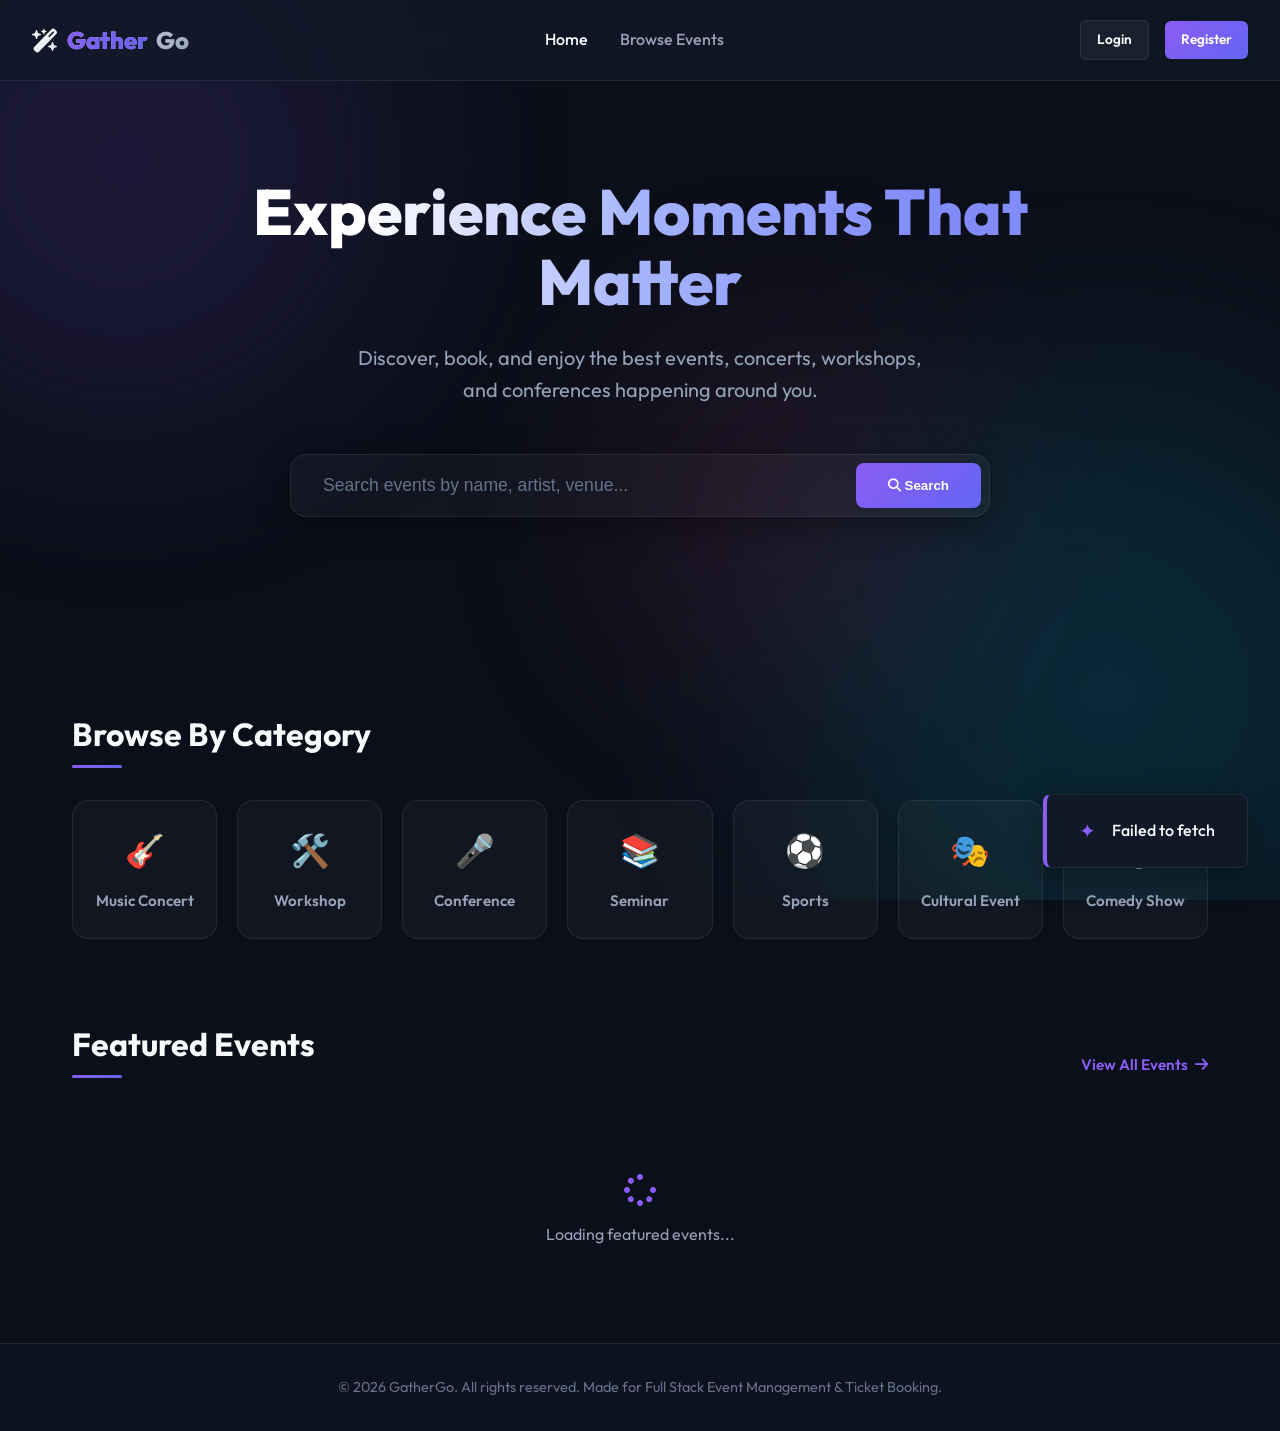
<file: Frontend/index.html>
<!DOCTYPE html>
<html lang="en">
<head>
    <meta charset="UTF-8">
    <meta name="viewport" content="width=device-width, initial-scale=1.0">
    <title>GatherGo | Discover & Book Events</title>
    <link rel="stylesheet" href="style.css">
    <link rel="stylesheet" href="https://cdnjs.cloudflare.com/ajax/libs/font-awesome/6.4.0/css/all.min.css">
</head>
<body>

    <!-- Background Shapes -->
    <div class="bg-shapes">
        <div class="shape shape-1"></div>
        <div class="shape shape-2"></div>
        <div class="shape shape-3"></div>
    </div>

    <!-- Navigation Bar -->
    <nav class="navbar">
        <a href="index.html" class="nav-brand">
            <i class="fa-solid fa-wand-magic-sparkles" style="color: var(--primary);"></i>
            <span>Gather</span>Go
        </a>
        <ul class="nav-links" id="nav-links">
            <!-- Dynamic navbar links loaded from script.js -->
        </ul>
        <div class="nav-actions" id="nav-actions">
            <!-- Dynamic auth actions loaded from script.js -->
        </div>
    </nav>

    <!-- Hero Banner -->
    <header class="hero-banner">
        <h1 class="hero-title">Experience Moments That Matter</h1>
        <p class="hero-subtitle">Discover, book, and enjoy the best events, concerts, workshops, and conferences happening around you.</p>
        
        <!-- Search Bar -->
        <div class="search-container">
            <input type="text" id="home-search-input" class="search-input" placeholder="Search events by name, artist, venue...">
            <button onclick="handleHomeSearch()" class="search-btn">
                <i class="fa-solid fa-magnifying-glass"></i> Search
            </button>
        </div>
    </header>

    <!-- Content Container -->
    <main class="container">
        
        <!-- Event Categories -->
        <section style="margin-bottom: 5rem;">
            <div class="section-header">
                <h2 class="section-title">Browse By Category</h2>
            </div>
            <div class="category-grid">
                <div class="category-card" onclick="filterByCategory('Music Concert')">
                    <span class="category-icon">🎸</span>
                    <span class="category-name">Music Concert</span>
                </div>
                <div class="category-card" onclick="filterByCategory('Workshop')">
                    <span class="category-icon">🛠️</span>
                    <span class="category-name">Workshop</span>
                </div>
                <div class="category-card" onclick="filterByCategory('Conference')">
                    <span class="category-icon">🎤</span>
                    <span class="category-name">Conference</span>
                </div>
                <div class="category-card" onclick="filterByCategory('Seminar')">
                    <span class="category-icon">📚</span>
                    <span class="category-name">Seminar</span>
                </div>
                <div class="category-card" onclick="filterByCategory('Sports')">
                    <span class="category-icon">⚽</span>
                    <span class="category-name">Sports</span>
                </div>
                <div class="category-card" onclick="filterByCategory('Cultural Event')">
                    <span class="category-icon">🎭</span>
                    <span class="category-name">Cultural Event</span>
                </div>
                <div class="category-card" onclick="filterByCategory('Comedy Show')">
                    <span class="category-icon">🎙️</span>
                    <span class="category-name">Comedy Show</span>
                </div>
            </div>
        </section>

        <!-- Featured Events -->
        <section>
            <div class="section-header">
                <h2 class="section-title">Featured Events</h2>
                <a href="events.html" style="color: var(--primary); font-weight: 600; font-size: 0.95rem;">
                    View All Events <i class="fa-solid fa-arrow-right" style="margin-left: 0.25rem;"></i>
                </a>
            </div>
            <div class="grid" id="featured-events-grid">
                <!-- Dynamic cards loading here -->
                <div style="grid-column: 1/-1; text-align: center; padding: 4rem 0; color: var(--text-secondary);">
                    <i class="fa-solid fa-spinner fa-spin" style="font-size: 2rem; margin-bottom: 1rem; color: var(--primary);"></i>
                    <p>Loading featured events...</p>
                </div>
            </div>
        </section>

    </main>

    <!-- Footer -->
    <footer>
        <p>&copy; 2026 GatherGo. All rights reserved. Made for Full Stack Event Management & Ticket Booking.</p>
    </footer>

    <script src="script.js"></script>
    <script>
        // Load Featured Events
        async function loadFeaturedEvents() {
            try {
                const events = await apiFetch('/events/');
                const grid = document.getElementById('featured-events-grid');
                grid.innerHTML = '';
                
                if (events.length === 0) {
                    grid.innerHTML = `
                        <div style="grid-column: 1/-1; text-align: center; padding: 3rem; color: var(--text-secondary);">
                            <i class="fa-regular fa-calendar-times" style="font-size: 3rem; margin-bottom: 1rem;"></i>
                            <p>No events found. Be the first to create one!</p>
                        </div>
                    `;
                    return;
                }
                
                // Show up to 3 events as featured
                const featured = events.slice(0, 3);
                featured.forEach(event => {
                    // Choose an emoji based on category
                    let emoji = '📅';
                    if (event.category === 'Music Concert') emoji = '🎸';
                    else if (event.category === 'Workshop') emoji = '🛠️';
                    else if (event.category === 'Conference') emoji = '🎤';
                    else if (event.category === 'Seminar') emoji = '📚';
                    else if (event.category === 'Sports') emoji = '⚽';
                    else if (event.category === 'Cultural Event') emoji = '🎭';
                    else if (event.category === 'Comedy Show') emoji = '🎙️';
                    
                    grid.innerHTML += `
                        <div class="card">
                            <div class="card-img-container">
                                <div class="card-img-placeholder">${emoji}</div>
                                <span class="card-category">${event.category}</span>
                            </div>
                            <div class="card-body">
                                <h3 class="card-title">${event.event_name}</h3>
                                <div class="card-meta">
                                    <i class="fa-solid fa-calendar-days"></i>
                                    <span>${event.event_date} at ${event.event_time}</span>
                                </div>
                                <div class="card-meta">
                                    <i class="fa-solid fa-location-dot"></i>
                                    <span>${event.venue}</span>
                                </div>
                                <div class="card-meta">
                                    <i class="fa-solid fa-ticket"></i>
                                    <span>${event.available_tickets} tickets left</span>
                                </div>
                            </div>
                            <div class="card-footer">
                                <div class="card-price">
                                    ₹${event.ticket_price}<span>/ticket</span>
                                </div>
                                <a href="event_details.html?id=${event.event_id}" class="btn btn-primary btn-sm">Book Now</a>
                            </div>
                        </div>
                    `;
                });
            } catch (err) {
                console.error("Failed to load featured events:", err);
            }
        }

        function handleHomeSearch() {
            const query = document.getElementById('home-search-input').value.trim();
            if (query) {
                window.location.href = `events.html?search=${encodeURIComponent(query)}`;
            }
        }

        function filterByCategory(category) {
            window.location.href = `events.html?category=${encodeURIComponent(category)}`;
        }

        // Initialize page content
        document.addEventListener('DOMContentLoaded', () => {
            loadFeaturedEvents();
            
            // Enter key trigger for search
            document.getElementById('home-search-input').addEventListener('keypress', (e) => {
                if (e.key === 'Enter') {
                    handleHomeSearch();
                }
            });
        });
    </script>
</body>
</html>
</file>
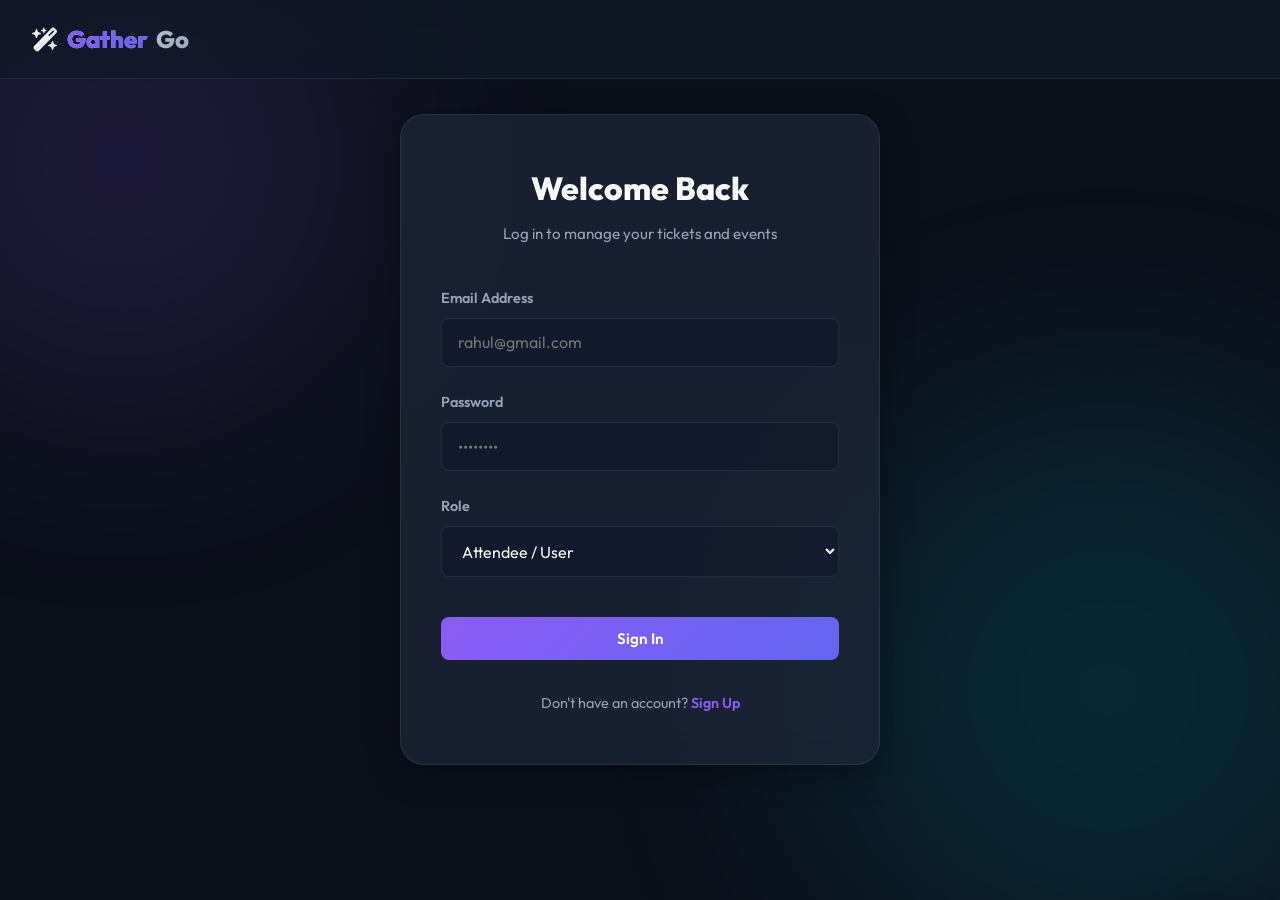
<file: Frontend/admin_dashboard.html>
<!DOCTYPE html>
<html lang="en">
<head>
    <meta charset="UTF-8">
    <meta name="viewport" content="width=device-width, initial-scale=1.0">
    <title>Admin Dashboard | GatherGo</title>
    <link rel="stylesheet" href="style.css">
    <link rel="stylesheet" href="https://cdnjs.cloudflare.com/ajax/libs/font-awesome/6.4.0/css/all.min.css">
</head>
<body>

    <!-- Background Shapes -->
    <div class="bg-shapes">
        <div class="shape shape-1"></div>
        <div class="shape shape-2"></div>
    </div>

    <!-- Navigation Bar -->
    <nav class="navbar">
        <a href="index.html" class="nav-brand">
            <i class="fa-solid fa-wand-magic-sparkles" style="color: var(--primary);"></i>
            <span>Gather</span>Go
        </a>
        <ul class="nav-links" id="nav-links">
            <!-- Dynamic navbar links -->
        </ul>
        <div class="nav-actions" id="nav-actions">
            <!-- Dynamic auth actions -->
        </div>
    </nav>

    <!-- Main Container -->
    <main class="container">
        
        <header style="margin-bottom: 2.5rem; display: flex; justify-content: space-between; align-items: center; flex-wrap: wrap; gap: 1rem;">
            <div>
                <h1 style="font-size: 2.5rem; font-weight: 800; margin-bottom: 0.5rem;">Admin Control Center</h1>
                <p style="color: var(--text-secondary);">Manage global database records for all users, events, venues, bookings, and payments.</p>
            </div>
            <div>
                <button id="add-entity-btn" onclick="openCreateModal()" class="btn btn-primary">
                    <i class="fa-solid fa-plus"></i> Add New Record
                </button>
            </div>
        </header>

        <!-- Admin Category Tabs -->
        <div class="tabs">
            <div class="tab active" id="tab-users" onclick="switchAdminTab('users')">Users</div>
            <div class="tab" id="tab-events" onclick="switchAdminTab('events')">Events</div>
            <div class="tab" id="tab-venues" onclick="switchAdminTab('venues')">Venues</div>
            <div class="tab" id="tab-bookings" onclick="switchAdminTab('bookings')">Bookings</div>
            <div class="tab" id="tab-payments" onclick="switchAdminTab('payments')">Payments</div>
        </div>

        <!-- Dynamic Admin Tables -->
        <div class="table-wrapper">
            <table id="admin-table">
                <thead id="admin-table-head">
                    <!-- Loaded dynamically -->
                </thead>
                <tbody id="admin-table-body">
                    <!-- Loaded dynamically -->
                </tbody>
            </table>
        </div>

    </main>

    <!-- Modal Form for Admin CRUD -->
    <div class="modal-overlay" id="admin-crud-modal">
        <div class="modal-container">
            <div class="modal-header">
                <h2 class="modal-title" id="admin-modal-title">Add/Edit Record</h2>
                <span class="modal-close" onclick="closeAdminModal()">&times;</span>
            </div>
            
            <form id="admin-form" onsubmit="handleAdminFormSubmit(event)">
                <!-- Form Inputs will be dynamically injected here depending on the active tab -->
                <div id="dynamic-form-fields"></div>
                
                <button type="submit" class="btn btn-primary" style="width: 100%; margin-top: 2rem;">
                    Submit Details
                </button>
            </form>
        </div>
    </div>

    <!-- Footer -->
    <footer>
        <p>&copy; 2026 GatherGo. All rights reserved. Made for Full Stack Event Management & Ticket Booking.</p>
    </footer>

    <script src="script.js"></script>
    <script>
        checkAuth('admin'); // Protect routing

        let activeTab = 'users';
        let usersData = [];
        let eventsData = [];
        let venuesData = [];
        let bookingsData = [];
        let paymentsData = [];

        // Edit IDs tracking
        let currentEditId = null;

        async function initAdminPanel() {
            try {
                // Fetch all data from APIs
                const [users, events, venues, bookings, payments] = await Promise.all([
                    apiFetch('/users/'),
                    apiFetch('/events/'),
                    apiFetch('/venues/'),
                    apiFetch('/bookings/'),
                    apiFetch('/payments/')
                ]);

                usersData = users;
                eventsData = events;
                venuesData = venues;
                bookingsData = bookings;
                paymentsData = payments;

                renderAdminData();
            } catch (err) {
                console.error("Admin dashboard initialization failed:", err);
            }
        }

        function switchAdminTab(tabName) {
            activeTab = tabName;
            
            // Switch tabs classes
            document.querySelectorAll('.tab').forEach(t => t.classList.remove('active'));
            document.getElementById(`tab-${tabName}`).classList.add('active');

            // Hide/Show Add Record button for Payments (usually payments shouldn't be added directly by Admin, but we support it if requested)
            const addBtn = document.getElementById('add-entity-btn');
            if (tabName === 'payments' || tabName === 'bookings') {
                addBtn.style.display = 'none'; // Bookings/Payments are generated by workflows, but edit/delete is supported
            } else {
                addBtn.style.display = 'block';
            }

            renderAdminData();
        }

        function renderAdminData() {
            const thead = document.getElementById('admin-table-head');
            const tbody = document.getElementById('admin-table-body');
            
            thead.innerHTML = '';
            tbody.innerHTML = '';

            if (activeTab === 'users') {
                thead.innerHTML = `
                    <tr>
                        <th>User ID</th>
                        <th>Full Name</th>
                        <th>Email</th>
                        <th>Phone</th>
                        <th>City</th>
                        <th>Password</th>
                        <th>Actions</th>
                    </tr>
                `;
                
                if (usersData.length === 0) {
                    tbody.innerHTML = `<tr><td colspan="7" style="text-align:center;">No users registered.</td></tr>`;
                    return;
                }
                
                usersData.forEach(u => {
                    tbody.innerHTML += `
                        <tr>
                            <td style="font-weight:700;">#${u.user_id}</td>
                            <td style="font-weight:600;">${u.full_name}</td>
                            <td>${u.email}</td>
                            <td>${u.phone}</td>
                            <td>${u.city}</td>
                            <td><code>${u.password}</code></td>
                            <td>
                                <div style="display:flex; gap:0.5rem;">
                                    <button onclick="openEditModal('users', ${u.user_id})" class="btn btn-secondary btn-sm" style="padding:0.3rem 0.6rem;"><i class="fa-solid fa-edit"></i></button>
                                    <button onclick="deleteRecord('users', ${u.user_id})" class="btn btn-danger btn-sm" style="padding:0.3rem 0.6rem; background: rgba(239, 68, 68, 0.15); border: 1px solid var(--danger); color: var(--danger);"><i class="fa-solid fa-trash"></i></button>
                                </div>
                            </td>
                        </tr>
                    `;
                });
            } else if (activeTab === 'events') {
                thead.innerHTML = `
                    <tr>
                        <th>Event ID</th>
                        <th>Event Name</th>
                        <th>Category</th>
                        <th>Organizer</th>
                        <th>Date & Time</th>
                        <th>Venue</th>
                        <th>Price</th>
                        <th>Tickets Left</th>
                        <th>Actions</th>
                    </tr>
                `;
                
                if (eventsData.length === 0) {
                    tbody.innerHTML = `<tr><td colspan="9" style="text-align:center;">No events published.</td></tr>`;
                    return;
                }
                
                eventsData.forEach(e => {
                    tbody.innerHTML += `
                        <tr>
                            <td style="font-weight:700;">#${e.event_id}</td>
                            <td style="font-weight:600;">${e.event_name}</td>
                            <td><span class="event-badge" style="margin:0; padding:0.25rem 0.6rem; font-size:0.75rem;">${e.category}</span></td>
                            <td>${e.organizer_name}</td>
                            <td>${e.event_date} @ ${e.event_time}</td>
                            <td>${e.venue}</td>
                            <td>₹${e.ticket_price}</td>
                            <td>${e.available_tickets}</td>
                            <td>
                                <div style="display:flex; gap:0.5rem;">
                                    <button onclick="openEditModal('events', ${e.event_id})" class="btn btn-secondary btn-sm" style="padding:0.3rem 0.6rem;"><i class="fa-solid fa-edit"></i></button>
                                    <button onclick="deleteRecord('events', ${e.event_id})" class="btn btn-danger btn-sm" style="padding:0.3rem 0.6rem; background: rgba(239, 68, 68, 0.15); border: 1px solid var(--danger); color: var(--danger);"><i class="fa-solid fa-trash"></i></button>
                                </div>
                            </td>
                        </tr>
                    `;
                });
            } else if (activeTab === 'venues') {
                thead.innerHTML = `
                    <tr>
                        <th>Venue ID</th>
                        <th>Venue Name</th>
                        <th>Location</th>
                        <th>City</th>
                        <th>Capacity</th>
                        <th>Contact Person</th>
                        <th>Actions</th>
                    </tr>
                `;
                
                if (venuesData.length === 0) {
                    tbody.innerHTML = `<tr><td colspan="7" style="text-align:center;">No venues defined.</td></tr>`;
                    return;
                }
                
                venuesData.forEach(v => {
                    tbody.innerHTML += `
                        <tr>
                            <td style="font-weight:700;">#${v.venue_id}</td>
                            <td style="font-weight:600;">${v.venue_name}</td>
                            <td>${v.location}</td>
                            <td>${v.city}</td>
                            <td>${v.capacity}</td>
                            <td>${v.contact_person}</td>
                            <td>
                                <div style="display:flex; gap:0.5rem;">
                                    <button onclick="openEditModal('venues', ${v.venue_id})" class="btn btn-secondary btn-sm" style="padding:0.3rem 0.6rem;"><i class="fa-solid fa-edit"></i></button>
                                    <button onclick="deleteRecord('venues', ${v.venue_id})" class="btn btn-danger btn-sm" style="padding:0.3rem 0.6rem; background: rgba(239, 68, 68, 0.15); border: 1px solid var(--danger); color: var(--danger);"><i class="fa-solid fa-trash"></i></button>
                                </div>
                            </td>
                        </tr>
                    `;
                });
            } else if (activeTab === 'bookings') {
                thead.innerHTML = `
                    <tr>
                        <th>Booking ID</th>
                        <th>User Name</th>
                        <th>Event Name</th>
                        <th>Booking Date</th>
                        <th>Tickets</th>
                        <th>Total Amount</th>
                        <th>Status</th>
                        <th>Actions</th>
                    </tr>
                `;
                
                if (bookingsData.length === 0) {
                    tbody.innerHTML = `<tr><td colspan="8" style="text-align:center;">No bookings found.</td></tr>`;
                    return;
                }
                
                bookingsData.forEach(b => {
                    const badgeClass = b.booking_status === 'Confirmed' ? 'status-confirmed' :
                                       b.booking_status === 'Pending' ? 'status-pending' : 'status-cancelled';
                    tbody.innerHTML += `
                        <tr>
                            <td style="font-weight:700;">#${b.booking_id}</td>
                            <td style="font-weight:600;">${b.user_name}</td>
                            <td>${b.event_name}</td>
                            <td>${b.booking_date}</td>
                            <td>${b.number_of_tickets}</td>
                            <td>₹${b.total_amount}</td>
                            <td><span class="status-badge ${badgeClass}">${b.booking_status}</span></td>
                            <td>
                                <div style="display:flex; gap:0.5rem;">
                                    <button onclick="openEditModal('bookings', ${b.booking_id})" class="btn btn-secondary btn-sm" style="padding:0.3rem 0.6rem;"><i class="fa-solid fa-edit"></i></button>
                                    <button onclick="deleteRecord('bookings', ${b.booking_id})" class="btn btn-danger btn-sm" style="padding:0.3rem 0.6rem; background: rgba(239, 68, 68, 0.15); border: 1px solid var(--danger); color: var(--danger);"><i class="fa-solid fa-trash"></i></button>
                                </div>
                            </td>
                        </tr>
                    `;
                });
            } else if (activeTab === 'payments') {
                thead.innerHTML = `
                    <tr>
                        <th>Payment ID</th>
                        <th>Booking ID</th>
                        <th>User Name</th>
                        <th>Amount</th>
                        <th>Method</th>
                        <th>Transaction ID</th>
                        <th>Date</th>
                        <th>Status</th>
                        <th>Actions</th>
                    </tr>
                `;
                
                if (paymentsData.length === 0) {
                    tbody.innerHTML = `<tr><td colspan="9" style="text-align:center;">No payments processed.</td></tr>`;
                    return;
                }
                
                paymentsData.forEach(p => {
                    const badgeClass = p.payment_status === 'Success' ? 'status-success' :
                                       p.payment_status === 'Pending' ? 'status-pending' : 'status-failed';
                    tbody.innerHTML += `
                        <tr>
                            <td style="font-weight:700;">#${p.payment_id}</td>
                            <td style="font-weight:700;">#${p.booking_id}</td>
                            <td style="font-weight:600;">${p.user_name}</td>
                            <td>₹${p.amount}</td>
                            <td>${p.payment_method}</td>
                            <td style="color:var(--accent); font-weight:600;">${p.transaction_id}</td>
                            <td>${p.payment_date}</td>
                            <td><span class="status-badge ${badgeClass}">${p.payment_status}</span></td>
                            <td>
                                <div style="display:flex; gap:0.5rem;">
                                    <button onclick="openEditModal('payments', ${p.payment_id})" class="btn btn-secondary btn-sm" style="padding:0.3rem 0.6rem;"><i class="fa-solid fa-edit"></i></button>
                                    <button onclick="deleteRecord('payments', ${p.payment_id})" class="btn btn-danger btn-sm" style="padding:0.3rem 0.6rem; background: rgba(239, 68, 68, 0.15); border: 1px solid var(--danger); color: var(--danger);"><i class="fa-solid fa-trash"></i></button>
                                </div>
                            </td>
                        </tr>
                    `;
                });
            }
        }

        function openCreateModal() {
            currentEditId = null;
            document.getElementById('admin-modal-title').innerText = `Add New ${activeTab.slice(0, -1).toUpperCase()}`;
            generateFormFields();
            document.getElementById('admin-crud-modal').classList.add('active');
        }

        function openEditModal(tab, id) {
            currentEditId = id;
            document.getElementById('admin-modal-title').innerText = `Edit ${tab.slice(0, -1).toUpperCase()} #${id}`;
            generateFormFields(id);
            document.getElementById('admin-crud-modal').classList.add('active');
        }

        function closeAdminModal() {
            document.getElementById('admin-crud-modal').classList.remove('active');
        }

        function generateFormFields(editId = null) {
            const container = document.getElementById('dynamic-form-fields');
            container.innerHTML = '';

            if (activeTab === 'users') {
                const data = editId ? usersData.find(u => u.user_id === editId) : { full_name: '', email: '', phone: '', city: '', password: '' };
                container.innerHTML = `
                    <div class="form-group">
                        <label class="form-label">Full Name</label>
                        <input type="text" id="adm-user-name" class="form-input" value="${data.full_name}" required>
                    </div>
                    <div class="form-group">
                        <label class="form-label">Email</label>
                        <input type="email" id="adm-user-email" class="form-input" value="${data.email}" required>
                    </div>
                    <div class="form-group">
                        <label class="form-label">Phone</label>
                        <input type="text" id="adm-user-phone" class="form-input" value="${data.phone}" required>
                    </div>
                    <div class="form-group">
                        <label class="form-label">City</label>
                        <input type="text" id="adm-user-city" class="form-input" value="${data.city}" required>
                    </div>
                    <div class="form-group">
                        <label class="form-label">Password</label>
                        <input type="text" id="adm-user-pass" class="form-input" value="${data.password}" required>
                    </div>
                `;
            } else if (activeTab === 'events') {
                const data = editId ? eventsData.find(e => e.event_id === editId) : { event_name: '', category: 'Conference', organizer_name: '', event_date: '', event_time: '', venue: '', ticket_price: '', available_tickets: '' };
                container.innerHTML = `
                    <div class="form-group">
                        <label class="form-label">Event Name</label>
                        <input type="text" id="adm-event-name" class="form-input" value="${data.event_name}" required>
                    </div>
                    <div class="form-group">
                        <label class="form-label">Category</label>
                        <select id="adm-event-cat" class="form-select">
                            <option value="Music Concert" ${data.category === 'Music Concert' ? 'selected' : ''}>Music Concert</option>
                            <option value="Workshop" ${data.category === 'Workshop' ? 'selected' : ''}>Workshop</option>
                            <option value="Conference" ${data.category === 'Conference' ? 'selected' : ''}>Conference</option>
                            <option value="Seminar" ${data.category === 'Seminar' ? 'selected' : ''}>Seminar</option>
                            <option value="Sports" ${data.category === 'Sports' ? 'selected' : ''}>Sports</option>
                            <option value="Cultural Event" ${data.category === 'Cultural Event' ? 'selected' : ''}>Cultural Event</option>
                            <option value="Comedy Show" ${data.category === 'Comedy Show' ? 'selected' : ''}>Comedy Show</option>
                        </select>
                    </div>
                    <div class="form-group">
                        <label class="form-label">Organizer Name</label>
                        <input type="text" id="adm-event-org" class="form-input" value="${data.organizer_name}" required>
                    </div>
                    <div style="display:grid; grid-template-columns: 1fr 1fr; gap:1rem;">
                        <div class="form-group">
                            <label class="form-label">Event Date</label>
                            <input type="date" id="adm-event-date" class="form-input" value="${data.event_date}" required>
                        </div>
                        <div class="form-group">
                            <label class="form-label">Event Time</label>
                            <input type="time" id="adm-event-time" class="form-input" value="${data.event_time}" required>
                        </div>
                    </div>
                    <div class="form-group">
                        <label class="form-label">Venue Name</label>
                        <select id="adm-event-venue" class="form-select">
                            ${venuesData.map(v => `<option value="${v.venue_name}" ${data.venue === v.venue_name ? 'selected' : ''}>${v.venue_name}</option>`).join('')}
                        </select>
                    </div>
                    <div style="display:grid; grid-template-columns: 1fr 1fr; gap:1rem;">
                        <div class="form-group">
                            <label class="form-label">Ticket Price (₹)</label>
                            <input type="number" id="adm-event-price" class="form-input" value="${data.ticket_price}" required>
                        </div>
                        <div class="form-group">
                            <label class="form-label">Available Tickets</label>
                            <input type="number" id="adm-event-avail" class="form-input" value="${data.available_tickets}" required>
                        </div>
                    </div>
                `;
            } else if (activeTab === 'venues') {
                const data = editId ? venuesData.find(v => v.venue_id === editId) : { venue_name: '', location: '', city: '', capacity: '', contact_person: '' };
                container.innerHTML = `
                    <div class="form-group">
                        <label class="form-label">Venue Name</label>
                        <input type="text" id="adm-venue-name" class="form-input" value="${data.venue_name}" required>
                    </div>
                    <div class="form-group">
                        <label class="form-label">Location Address</label>
                        <input type="text" id="adm-venue-loc" class="form-input" value="${data.location}" required>
                    </div>
                    <div class="form-group">
                        <label class="form-label">City</label>
                        <input type="text" id="adm-venue-city" class="form-input" value="${data.city}" required>
                    </div>
                    <div class="form-group">
                        <label class="form-label">Seating Capacity</label>
                        <input type="number" id="adm-venue-cap" class="form-input" value="${data.capacity}" required>
                    </div>
                    <div class="form-group">
                        <label class="form-label">Contact Person</label>
                        <input type="text" id="adm-venue-contact" class="form-input" value="${data.contact_person}" required>
                    </div>
                `;
            } else if (activeTab === 'bookings') {
                const data = bookingsData.find(b => b.booking_id === editId);
                container.innerHTML = `
                    <div class="form-group">
                        <label class="form-label">User Name</label>
                        <input type="text" id="adm-booking-user" class="form-input" value="${data.user_name}" required>
                    </div>
                    <div class="form-group">
                        <label class="form-label">Event Name</label>
                        <input type="text" id="adm-booking-event" class="form-input" value="${data.event_name}" required>
                    </div>
                    <div class="form-group">
                        <label class="form-label">Booking Date</label>
                        <input type="date" id="adm-booking-date" class="form-input" value="${data.booking_date}" required>
                    </div>
                    <div class="form-group">
                        <label class="form-label">Tickets Count</label>
                        <input type="number" id="adm-booking-count" class="form-input" value="${data.number_of_tickets}" required>
                    </div>
                    <div class="form-group">
                        <label class="form-label">Total Amount</label>
                        <input type="number" id="adm-booking-amount" class="form-input" value="${data.total_amount}" required>
                    </div>
                    <div class="form-group">
                        <label class="form-label">Booking Status</label>
                        <select id="adm-booking-status" class="form-select">
                            <option value="Confirmed" ${data.booking_status === 'Confirmed' ? 'selected' : ''}>Confirmed</option>
                            <option value="Pending" ${data.booking_status === 'Pending' ? 'selected' : ''}>Pending</option>
                            <option value="Cancelled" ${data.booking_status === 'Cancelled' ? 'selected' : ''}>Cancelled</option>
                        </select>
                    </div>
                `;
            } else if (activeTab === 'payments') {
                const data = paymentsData.find(p => p.payment_id === editId);
                container.innerHTML = `
                    <div class="form-group">
                        <label class="form-label">Booking ID</label>
                        <input type="number" id="adm-pay-booking" class="form-input" value="${data.booking_id}" required>
                    </div>
                    <div class="form-group">
                        <label class="form-label">User Name</label>
                        <input type="text" id="adm-pay-user" class="form-input" value="${data.user_name}" required>
                    </div>
                    <div class="form-group">
                        <label class="form-label">Transaction ID</label>
                        <input type="text" id="adm-pay-txn" class="form-input" value="${data.transaction_id}" required>
                    </div>
                    <div class="form-group">
                        <label class="form-label">Amount</label>
                        <input type="number" id="adm-pay-amount" class="form-input" value="${data.amount}" required>
                    </div>
                    <div class="form-group">
                        <label class="form-label">Payment Method</label>
                        <input type="text" id="adm-pay-method" class="form-input" value="${data.payment_method}" required>
                    </div>
                    <div class="form-group">
                        <label class="form-label">Payment Date</label>
                        <input type="date" id="adm-pay-date" class="form-input" value="${data.payment_date}" required>
                    </div>
                    <div class="form-group">
                        <label class="form-label">Payment Status</label>
                        <select id="adm-pay-status" class="form-select">
                            <option value="Success" ${data.payment_status === 'Success' ? 'selected' : ''}>Success</option>
                            <option value="Pending" ${data.payment_status === 'Pending' ? 'selected' : ''}>Pending</option>
                            <option value="Failed" ${data.payment_status === 'Failed' ? 'selected' : ''}>Failed</option>
                        </select>
                    </div>
                `;
            }
        }

        async function handleAdminFormSubmit(e) {
            e.preventDefault();
            
            let payload = {};
            let endpoint = `/${activeTab}/`;
            
            // Extract payloads depending on tab
            if (activeTab === 'users') {
                payload = {
                    full_name: document.getElementById('adm-user-name').value.trim(),
                    email: document.getElementById('adm-user-email').value.trim(),
                    phone: document.getElementById('adm-user-phone').value.trim(),
                    city: document.getElementById('adm-user-city').value.trim(),
                    password: document.getElementById('adm-user-pass').value
                };
            } else if (activeTab === 'events') {
                payload = {
                    event_name: document.getElementById('adm-event-name').value.trim(),
                    category: document.getElementById('adm-event-cat').value,
                    organizer_name: document.getElementById('adm-event-org').value.trim(),
                    event_date: document.getElementById('adm-event-date').value,
                    event_time: document.getElementById('adm-event-time').value,
                    venue: document.getElementById('adm-event-venue').value,
                    ticket_price: parseFloat(document.getElementById('adm-event-price').value),
                    available_tickets: parseInt(document.getElementById('adm-event-avail').value)
                };
            } else if (activeTab === 'venues') {
                payload = {
                    venue_name: document.getElementById('adm-venue-name').value.trim(),
                    location: document.getElementById('adm-venue-loc').value.trim(),
                    city: document.getElementById('adm-venue-city').value.trim(),
                    capacity: parseInt(document.getElementById('adm-venue-cap').value),
                    contact_person: document.getElementById('adm-venue-contact').value.trim()
                };
            } else if (activeTab === 'bookings') {
                payload = {
                    user_name: document.getElementById('adm-booking-user').value.trim(),
                    event_name: document.getElementById('adm-booking-event').value.trim(),
                    booking_date: document.getElementById('adm-booking-date').value,
                    number_of_tickets: parseInt(document.getElementById('adm-booking-count').value),
                    total_amount: parseFloat(document.getElementById('adm-booking-amount').value),
                    booking_status: document.getElementById('adm-booking-status').value
                };
            } else if (activeTab === 'payments') {
                payload = {
                    booking_id: parseInt(document.getElementById('adm-pay-booking').value),
                    user_name: document.getElementById('adm-pay-user').value.trim(),
                    transaction_id: document.getElementById('adm-pay-txn').value.trim(),
                    amount: parseFloat(document.getElementById('adm-pay-amount').value),
                    payment_method: document.getElementById('adm-pay-method').value.trim(),
                    payment_date: document.getElementById('adm-pay-date').value,
                    payment_status: document.getElementById('adm-pay-status').value
                };
            }

            try {
                if (currentEditId) {
                    // Update PUT API
                    await apiFetch(`${endpoint}update/${currentEditId}/`, {
                        method: 'PUT',
                        body: payload
                    });
                    showNotification('Record updated successfully.');
                } else {
                    // Create POST API
                    await apiFetch(`${endpoint}add/`, {
                        method: 'POST',
                        body: payload
                    });
                    showNotification('Record added successfully.');
                }
                
                closeAdminModal();
                initAdminPanel(); // Refresh database tables
            } catch (err) {
                console.error("Admin submit error:", err);
            }
        }

        async function deleteRecord(tab, id) {
            if (!confirm(`Are you sure you want to delete this record #${id} from ${tab}?`)) {
                return;
            }

            try {
                await apiFetch(`/${tab}/delete/${id}/`, {
                    method: 'DELETE'
                });
                showNotification('Record deleted successfully.');
                initAdminPanel(); // Refresh
            } catch (err) {
                console.error("Admin delete error:", err);
            }
        }

        document.addEventListener('DOMContentLoaded', initAdminPanel);
    </script>
</body>
</html>
</file>
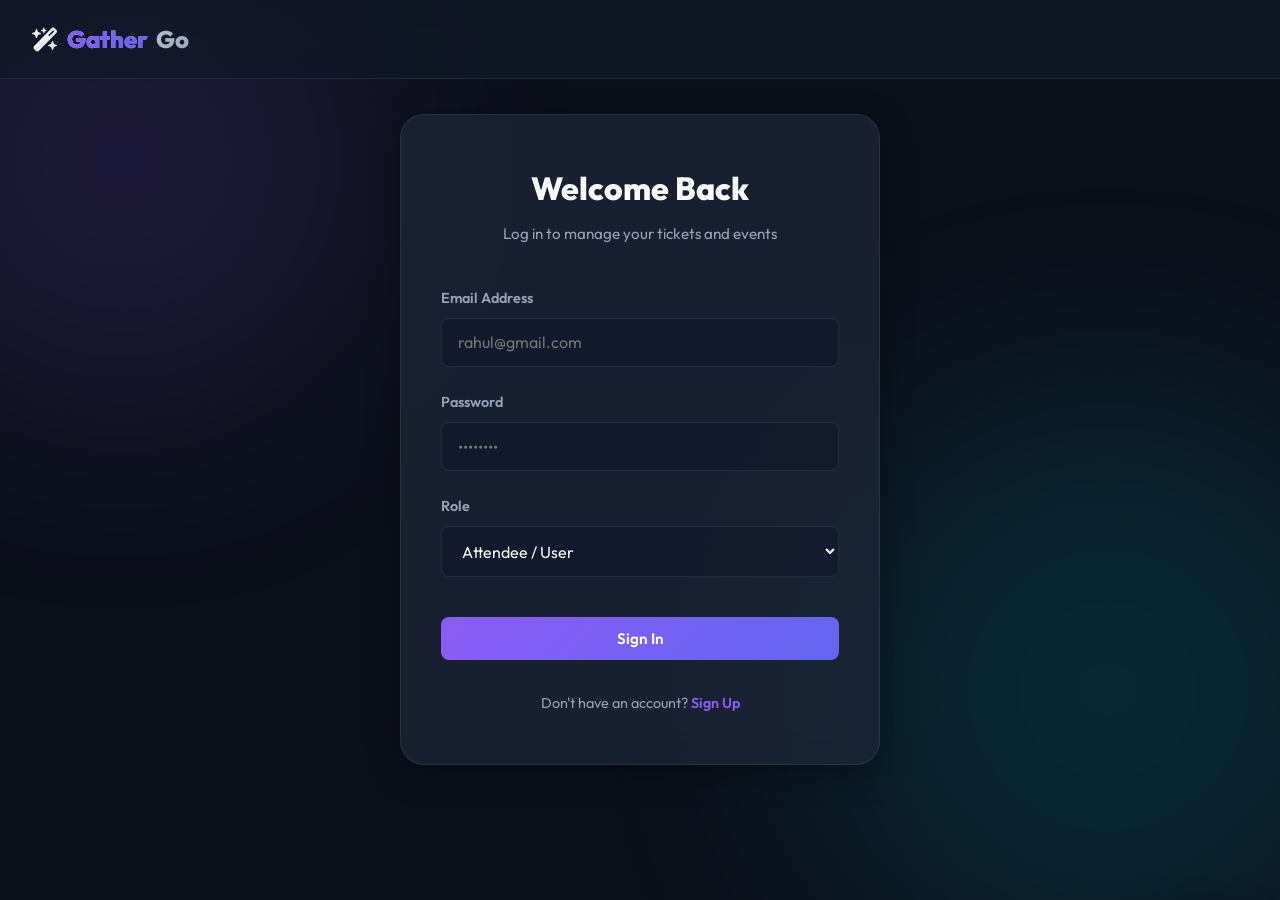
<file: Frontend/booking.html>
<!DOCTYPE html>
<html lang="en">
<head>
    <meta charset="UTF-8">
    <meta name="viewport" content="width=device-width, initial-scale=1.0">
    <title>Book Tickets | GatherGo</title>
    <link rel="stylesheet" href="style.css">
    <link rel="stylesheet" href="https://cdnjs.cloudflare.com/ajax/libs/font-awesome/6.4.0/css/all.min.css">
</head>
<body>

    <!-- Background Shapes -->
    <div class="bg-shapes">
        <div class="shape shape-1"></div>
        <div class="shape shape-2"></div>
    </div>

    <!-- Navigation Bar -->
    <nav class="navbar">
        <a href="index.html" class="nav-brand">
            <i class="fa-solid fa-wand-magic-sparkles" style="color: var(--primary);"></i>
            <span>Gather</span>Go
        </a>
        <ul class="nav-links" id="nav-links">
            <!-- Dynamic navbar links -->
        </ul>
        <div class="nav-actions" id="nav-actions">
            <!-- Dynamic auth actions -->
        </div>
    </nav>

    <!-- Main Container -->
    <main class="container">
        <div class="booking-container">
            <header style="margin-bottom: 2rem;">
                <h1 style="font-size: 2rem; font-weight: 800;">Book Your Tickets</h1>
                <p style="color: var(--text-secondary);" id="booking-event-subtitle">Select seats and confirm your booking details.</p>
            </header>

            <div class="grid" style="grid-template-columns: 1fr; gap: 2rem;">
                
                <!-- Seat Selection (Bonus) -->
                <div class="event-main" style="padding: 2rem;">
                    <h3 style="margin-bottom: 1.5rem;">Select Your Seats</h3>
                    
                    <div class="seat-selection-wrapper">
                        <div class="screen-indicator">STAGE / SCREEN</div>
                        
                        <!-- Grid of 24 Seats -->
                        <div class="seats-grid" id="seats-grid">
                            <!-- Populated by JS -->
                        </div>
                        
                        <!-- Legend -->
                        <div class="seat-legend">
                            <div class="legend-item">
                                <div class="legend-color" style="background: rgba(255,255,255,0.1); border: 1px solid rgba(255,255,255,0.2);"></div>
                                <span>Available</span>
                            </div>
                            <div class="legend-item">
                                <div class="legend-color" style="background: var(--primary); border: 1px solid var(--primary);"></div>
                                <span>Selected</span>
                            </div>
                            <div class="legend-item">
                                <div class="legend-color" style="background: rgba(255,255,255,0.03); opacity:0.4;"></div>
                                <span>Occupied</span>
                            </div>
                        </div>
                    </div>
                </div>

                <!-- Booking Summary Form -->
                <div class="event-main" style="padding: 2rem;">
                    <h3>Attendee & Booking Info</h3>
                    <div style="margin-top: 1.5rem;">
                        <div class="form-group">
                            <label class="form-label">Full Name</label>
                            <input type="text" id="booking-fullname" class="form-input" readonly>
                        </div>
                        <div class="form-group">
                            <label class="form-label">Event Name</label>
                            <input type="text" id="booking-eventname" class="form-input" readonly>
                        </div>
                        
                        <!-- Booking Summary -->
                        <div class="booking-summary-card">
                            <h4 style="margin-bottom: 1rem; border-bottom: 1px solid var(--border-color); padding-bottom: 0.5rem;">Summary</h4>
                            
                            <div class="summary-row">
                                <span>Ticket Price</span>
                                <span id="summary-single-price">₹0</span>
                            </div>
                            <div class="summary-row">
                                <span>Number of Tickets</span>
                                <span id="summary-ticket-count">0</span>
                            </div>
                            <div class="summary-row">
                                <span>Selected Seats</span>
                                <span id="summary-seats">None</span>
                            </div>
                            <div class="summary-row total">
                                <span>Total Amount</span>
                                <span id="summary-total-price" style="color: var(--accent);">₹0</span>
                            </div>
                        </div>

                        <button onclick="confirmBooking()" class="btn btn-primary" style="width: 100%; margin-top: 2rem;" id="confirm-booking-btn" disabled>
                            Confirm Booking
                        </button>
                    </div>
                </div>

            </div>
        </div>
    </main>

    <!-- Footer -->
    <footer>
        <p>&copy; 2026 GatherGo. All rights reserved. Made for Full Stack Event Management & Ticket Booking.</p>
    </footer>

    <script src="script.js"></script>
    <script>
        checkAuth(); // Route protection

        const urlParams = new URLSearchParams(window.location.search);
        const eventId = parseInt(urlParams.get('event_id'));
        let selectedEvent = null;
        let selectedSeats = new Set();
        let ticketPrice = 0;

        // Mock occupied seats
        const occupiedSeats = new Set(['A3', 'B2', 'C6', 'C7']);

        async function initBookingPage() {
            if (!eventId) {
                showNotification('No event specified.');
                window.location.href = 'events.html';
                return;
            }

            const user = getCurrentUser();
            document.getElementById('booking-fullname').value = user.full_name;

            try {
                // Fetch details of event
                const events = await apiFetch('/events/');
                selectedEvent = events.find(e => e.event_id === eventId);
                
                if (!selectedEvent) {
                    showNotification('Event not found.');
                    window.location.href = 'events.html';
                    return;
                }

                document.getElementById('booking-eventname').value = selectedEvent.event_name;
                document.getElementById('booking-event-subtitle').innerText = `Booking for: ${selectedEvent.event_name}`;
                
                ticketPrice = selectedEvent.ticket_price;
                document.getElementById('summary-single-price').innerText = `₹${ticketPrice}`;

                // Render seats
                renderSeatsGrid();
                updateSummary();
            } catch (err) {
                console.error("Booking page init error:", err);
            }
        }

        function renderSeatsGrid() {
            const grid = document.getElementById('seats-grid');
            grid.innerHTML = '';
            
            const rows = ['A', 'B', 'C'];
            const cols = 8;
            
            rows.forEach(row => {
                for (let col = 1; col <= cols; col++) {
                    const seatId = `${row}${col}`;
                    const isOccupied = occupiedSeats.has(seatId);
                    
                    const seatEl = document.createElement('div');
                    seatEl.className = `seat ${isOccupied ? 'occupied' : ''}`;
                    seatEl.innerText = seatId;
                    
                    if (!isOccupied) {
                        seatEl.onclick = () => toggleSeat(seatId, seatEl);
                    }
                    grid.appendChild(seatEl);
                }
            });
        }

        function toggleSeat(seatId, el) {
            if (selectedSeats.has(seatId)) {
                selectedSeats.delete(seatId);
                el.classList.remove('selected');
            } else {
                // Ensure they don't book more than capacity or default limit (e.g. 5 tickets per user)
                if (selectedSeats.size >= 5) {
                    showNotification('You can book a maximum of 5 tickets at once.');
                    return;
                }
                
                // Also check event availability
                if (selectedSeats.size >= selectedEvent.available_tickets) {
                    showNotification(`Only ${selectedEvent.available_tickets} tickets available.`);
                    return;
                }
                
                selectedSeats.add(seatId);
                el.classList.add('selected');
            }
            
            updateSummary();
        }

        function updateSummary() {
            const count = selectedSeats.size;
            const total = count * ticketPrice;
            const seatsArray = Array.from(selectedSeats);
            
            document.getElementById('summary-ticket-count').innerText = count;
            document.getElementById('summary-seats').innerText = seatsArray.length > 0 ? seatsArray.join(', ') : 'None';
            document.getElementById('summary-total-price').innerText = `₹${total}`;
            
            const btn = document.getElementById('confirm-booking-btn');
            if (count > 0) {
                btn.disabled = false;
            } else {
                btn.disabled = true;
            }
        }

        async function confirmBooking() {
            const user = getCurrentUser();
            const count = selectedSeats.size;
            const total = count * ticketPrice;
            const today = new Date().toISOString().split('T')[0];

            const bookingPayload = {
                user_name: user.full_name,
                event_name: selectedEvent.event_name,
                booking_date: today,
                number_of_tickets: count,
                total_amount: total,
                booking_status: 'Pending' // Will remain Pending until Payment is successfully posted
            };

            try {
                const booking = await apiFetch('/bookings/add/', {
                    method: 'POST',
                    body: bookingPayload
                });

                // Store selected seats locally for this booking summary
                localStorage.setItem(`booking_seats_${booking.booking_id}`, JSON.stringify(Array.from(selectedSeats)));

                showNotification('Booking initiated! Redirecting to checkout...');
                
                setTimeout(() => {
                    window.location.href = `payment.html?booking_id=${booking.booking_id}`;
                }, 1000);
            } catch (err) {
                console.error("Booking error:", err);
            }
        }

        document.addEventListener('DOMContentLoaded', initBookingPage);
    </script>
</body>
</html>
</file>
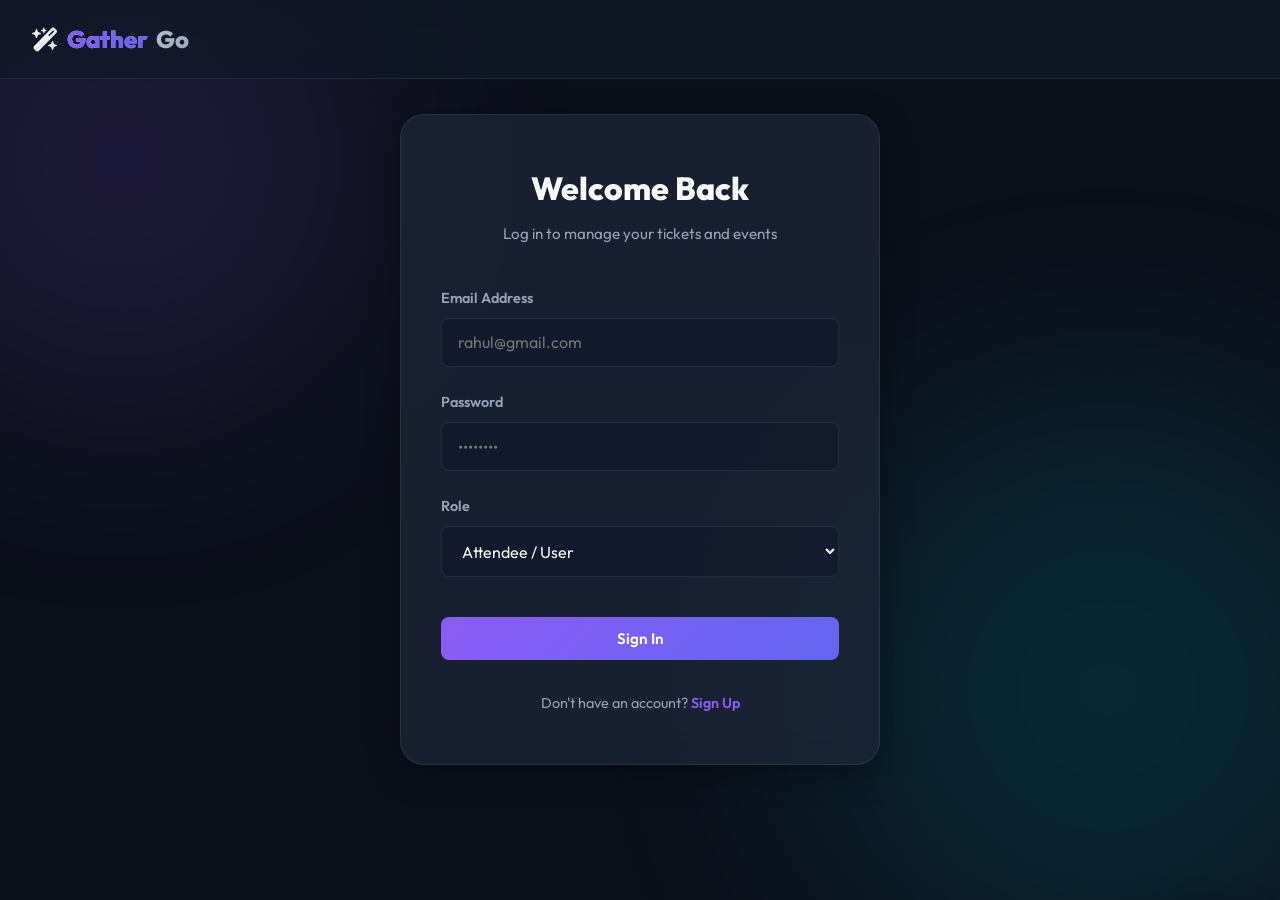
<file: Frontend/booking_history.html>
<!DOCTYPE html>
<html lang="en">
<head>
    <meta charset="UTF-8">
    <meta name="viewport" content="width=device-width, initial-scale=1.0">
    <title>Booking History | GatherGo</title>
    <link rel="stylesheet" href="style.css">
    <link rel="stylesheet" href="https://cdnjs.cloudflare.com/ajax/libs/font-awesome/6.4.0/css/all.min.css">
</head>
<body>

    <!-- Background Shapes -->
    <div class="bg-shapes">
        <div class="shape shape-1"></div>
        <div class="shape shape-2"></div>
    </div>

    <!-- Navigation Bar -->
    <nav class="navbar">
        <a href="index.html" class="nav-brand">
            <i class="fa-solid fa-wand-magic-sparkles" style="color: var(--primary);"></i>
            <span>Gather</span>Go
        </a>
        <ul class="nav-links" id="nav-links">
            <!-- Dynamic navbar links -->
        </ul>
        <div class="nav-actions" id="nav-actions">
            <!-- Dynamic auth actions -->
        </div>
    </nav>

    <!-- Main Container -->
    <main class="container">
        
        <header style="margin-bottom: 3rem;">
            <h1 style="font-size: 2.5rem; font-weight: 800; margin-bottom: 0.5rem;">Your Booking History</h1>
            <p style="color: var(--text-secondary);">View details of your tickets, upcoming events, and past experience logs.</p>
        </header>

        <!-- Tabs -->
        <div class="tabs">
            <div class="tab active" id="tab-upcoming" onclick="switchTab('upcoming')">Upcoming Events</div>
            <div class="tab" id="tab-past" onclick="switchTab('past')">Past Events</div>
        </div>

        <!-- Bookings Table/List wrapper -->
        <div class="table-wrapper">
            <table>
                <thead>
                    <tr>
                        <th>Booking ID</th>
                        <th>Event Name</th>
                        <th>Booked Date</th>
                        <th>Tickets</th>
                        <th>Total Paid</th>
                        <th>Status</th>
                        <th>Actions</th>
                    </tr>
                </thead>
                <tbody id="bookings-table-body">
                    <!-- Dynamic Rows -->
                </tbody>
            </table>
        </div>

    </main>

    <!-- Ticket QR Modal Overlay -->
    <div class="modal-overlay" id="ticket-modal">
        <div class="modal-container">
            <div class="modal-header">
                <h2 class="modal-title">E-Ticket Summary</h2>
                <span class="modal-close" onclick="closeTicketModal()">&times;</span>
            </div>
            
            <div style="text-align: center;">
                <h3 id="modal-event-name" style="margin-bottom: 0.5rem; font-size: 1.4rem;">Tech Innovation Summit</h3>
                <span class="event-badge" id="modal-event-category" style="margin-bottom: 1.5rem;">Conference</span>
                
                <div class="ticket-qr-container" style="background: white; border-radius: 8px;">
                    <div id="modal-qr-code"></div>
                    <div class="ticket-qr-label" id="modal-ticket-id">TICKET #000</div>
                </div>

                <div style="background: rgba(255,255,255,0.02); border: 1px solid var(--border-color); padding: 1.25rem; border-radius: var(--radius-md); text-align: left; font-size: 0.95rem; display: grid; grid-template-columns: 1fr 1fr; gap: 0.75rem; margin-top: 1rem;">
                    <div><strong>Attendee:</strong></div>
                    <div id="modal-user-name" style="text-align: right;">Rahul Sharma</div>
                    <div><strong>Tickets count:</strong></div>
                    <div id="modal-tickets-count" style="text-align: right;">2</div>
                    <div><strong>Selected Seats:</strong></div>
                    <div id="modal-seats" style="text-align: right; color: var(--accent);">A1, A2</div>
                    <div><strong>Booking Date:</strong></div>
                    <div id="modal-booking-date" style="text-align: right;">2026-08-20</div>
                    <div><strong>Status:</strong></div>
                    <div id="modal-status" style="text-align: right;"><span class="status-badge status-confirmed">Confirmed</span></div>
                </div>
            </div>
        </div>
    </div>

    <!-- Footer -->
    <footer>
        <p>&copy; 2026 GatherGo. All rights reserved. Made for Full Stack Event Management & Ticket Booking.</p>
    </footer>

    <script src="script.js"></script>
    <script>
        checkAuth();

        let allBookings = [];
        let allEvents = [];
        let activeTab = 'upcoming';

        async function initHistoryPage() {
            const user = getCurrentUser();
            
            try {
                // Fetch bookings and events
                const [bookings, events] = await Promise.all([
                    apiFetch(`/bookings/?user_name=${encodeURIComponent(user.full_name)}`),
                    apiFetch('/events/')
                ]);

                allBookings = bookings;
                allEvents = events;

                renderBookingsTable();
            } catch (err) {
                console.error("History page initialization failed:", err);
            }
        }

        function switchTab(tabName) {
            activeTab = tabName;
            
            document.getElementById('tab-upcoming').classList.remove('active');
            document.getElementById('tab-past').classList.remove('active');
            
            document.getElementById(`tab-${tabName}`).classList.add('active');
            
            renderBookingsTable();
        }

        function renderBookingsTable() {
            const tbody = document.getElementById('bookings-table-body');
            tbody.innerHTML = '';
            
            const todayStr = new Date().toISOString().split('T')[0];
            
            // Filter bookings into upcoming/past based on event date
            const filtered = allBookings.filter(booking => {
                const event = allEvents.find(e => e.event_name === booking.event_name);
                const eventDate = event ? event.event_date : todayStr;
                
                if (activeTab === 'upcoming') {
                    return eventDate >= todayStr;
                } else {
                    return eventDate < todayStr;
                }
            });

            if (filtered.length === 0) {
                tbody.innerHTML = `
                    <tr>
                        <td colspan="7" style="text-align: center; padding: 3rem; color: var(--text-secondary);">
                            <i class="fa-regular fa-folder-open" style="font-size: 2.5rem; margin-bottom: 1rem; display: block; color: var(--text-muted);"></i>
                            No bookings found.
                        </td>
                    </tr>
                `;
                return;
            }

            filtered.forEach(booking => {
                const badgeClass = booking.booking_status === 'Confirmed' ? 'status-confirmed' : 
                                   booking.booking_status === 'Pending' ? 'status-pending' : 'status-cancelled';
                
                // Show cancel button only for Confirmed/Pending bookings in upcoming tab
                const isUpcoming = activeTab === 'upcoming';
                const canCancel = isUpcoming && booking.booking_status !== 'Cancelled';
                
                tbody.innerHTML += `
                    <tr>
                        <td style="font-weight: 700;">#${booking.booking_id}</td>
                        <td style="font-weight: 600;">${booking.event_name}</td>
                        <td>${booking.booking_date}</td>
                        <td>${booking.number_of_tickets}</td>
                        <td>₹${booking.total_amount}</td>
                        <td><span class="status-badge ${badgeClass}">${booking.booking_status}</span></td>
                        <td>
                            <div style="display: flex; gap: 0.5rem;">
                                <button onclick="openTicketModal(${booking.booking_id})" class="btn btn-secondary btn-sm" style="padding: 0.35rem 0.75rem;">
                                    <i class="fa-solid fa-ticket"></i> View Ticket
                                </button>
                                ${canCancel ? `
                                    <button onclick="cancelBooking(${booking.booking_id})" class="btn btn-danger btn-sm" style="padding: 0.35rem 0.75rem; background: transparent; border: 1px solid var(--danger); color: var(--danger);">
                                        Cancel
                                    </button>
                                ` : ''}
                            </div>
                        </td>
                    </tr>
                `;
            });
        }

        async function cancelBooking(id) {
            if (!confirm('Are you sure you want to cancel this booking? Tickets will be returned to availability.')) {
                return;
            }

            try {
                // Call booking update PUT API
                await apiFetch(`/bookings/update/${id}/`, {
                    method: 'PUT',
                    body: { booking_status: 'Cancelled' }
                });

                showNotification('Booking cancelled successfully!');
                initHistoryPage(); // Reload table
            } catch (err) {
                console.error("Cancellation failed:", err);
            }
        }

        function openTicketModal(id) {
            const booking = allBookings.find(b => b.booking_id === id);
            const event = allEvents.find(e => e.event_name === booking.event_name);
            const seats = JSON.parse(localStorage.getItem(`booking_seats_${id}`)) || ["General Admission"];

            document.getElementById('modal-event-name').innerText = booking.event_name;
            document.getElementById('modal-event-category').innerText = event ? event.category : 'Event';
            document.getElementById('modal-ticket-id').innerText = `TICKET #${booking.booking_id}`;
            document.getElementById('modal-user-name').innerText = booking.user_name;
            document.getElementById('modal-tickets-count').innerText = booking.number_of_tickets;
            document.getElementById('modal-seats').innerText = seats.join(', ');
            document.getElementById('modal-booking-date').innerText = booking.booking_date;
            
            const badge = document.getElementById('modal-status');
            const badgeClass = booking.booking_status === 'Confirmed' ? 'status-confirmed' : 
                               booking.booking_status === 'Pending' ? 'status-pending' : 'status-cancelled';
            badge.innerHTML = `<span class="status-badge ${badgeClass}">${booking.booking_status}</span>`;

            // Load QR Code using URL api
            const qrText = encodeURIComponent(JSON.stringify({
                booking_id: booking.booking_id,
                event_name: booking.event_name,
                tickets: booking.number_of_tickets,
                seats: seats
            }));
            const qrUrl = `https://api.qrserver.com/v1/create-qr-code/?size=180x180&data=${qrText}`;
            document.getElementById('modal-qr-code').innerHTML = `<img src="${qrUrl}" alt="QR Ticket" style="display: block; border-radius: 4px;">`;

            document.getElementById('ticket-modal').classList.add('active');
        }

        function closeTicketModal() {
            document.getElementById('ticket-modal').classList.remove('active');
        }

        document.addEventListener('DOMContentLoaded', initHistoryPage);
    </script>
</body>
</html>
</file>
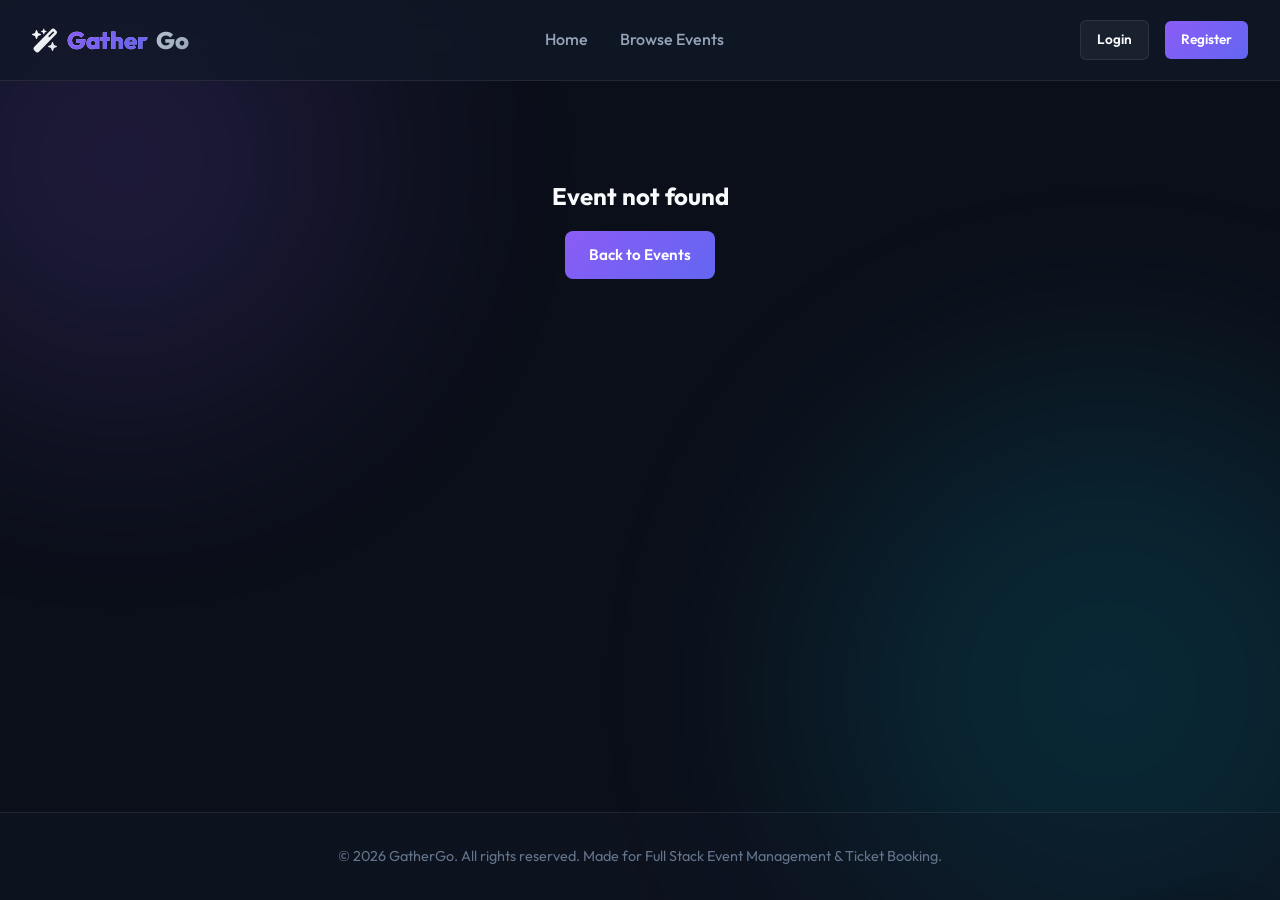
<file: Frontend/event_details.html>
<!DOCTYPE html>
<html lang="en">
<head>
    <meta charset="UTF-8">
    <meta name="viewport" content="width=device-width, initial-scale=1.0">
    <title>Event Details | GatherGo</title>
    <link rel="stylesheet" href="style.css">
    <link rel="stylesheet" href="https://cdnjs.cloudflare.com/ajax/libs/font-awesome/6.4.0/css/all.min.css">
</head>
<body>

    <!-- Background Shapes -->
    <div class="bg-shapes">
        <div class="shape shape-1"></div>
        <div class="shape shape-2"></div>
    </div>

    <!-- Navigation Bar -->
    <nav class="navbar">
        <a href="index.html" class="nav-brand">
            <i class="fa-solid fa-wand-magic-sparkles" style="color: var(--primary);"></i>
            <span>Gather</span>Go
        </a>
        <ul class="nav-links" id="nav-links">
            <!-- Dynamic navbar links -->
        </ul>
        <div class="nav-actions" id="nav-actions">
            <!-- Dynamic auth actions -->
        </div>
    </nav>

    <!-- Main Container -->
    <main class="container">
        <div id="event-details-content">
            <!-- Loading Spinner -->
            <div style="text-align: center; padding: 6rem 0;">
                <i class="fa-solid fa-spinner fa-spin fa-2x" style="color: var(--primary); margin-bottom: 1rem;"></i>
                <p>Loading event details...</p>
            </div>
        </div>
    </main>

    <!-- Footer -->
    <footer>
        <p>&copy; 2026 GatherGo. All rights reserved. Made for Full Stack Event Management & Ticket Booking.</p>
    </footer>

    <script src="script.js"></script>
    <script>
        const urlParams = new URLSearchParams(window.location.search);
        const eventId = parseInt(urlParams.get('id'));

        let selectedRating = 5;

        async function loadEventDetails() {
            if (!eventId) {
                document.getElementById('event-details-content').innerHTML = `
                    <div style="text-align: center; padding: 4rem;">
                        <h2>Event not found</h2>
                        <a href="events.html" class="btn btn-primary" style="margin-top: 1rem;">Back to Events</a>
                    </div>
                `;
                return;
            }

            try {
                // Fetch events and venues
                const [events, venues] = await Promise.all([
                    apiFetch('/events/'),
                    apiFetch('/venues/')
                ]);

                // Find matching event
                const event = events.find(e => e.event_id === eventId);
                if (!event) {
                    document.getElementById('event-details-content').innerHTML = `
                        <div style="text-align: center; padding: 4rem;">
                            <h2>Event not found</h2>
                            <a href="events.html" class="btn btn-primary" style="margin-top: 1rem;">Back to Events</a>
                        </div>
                    `;
                    return;
                }

                // Find matching venue details
                const venueInfo = venues.find(v => v.venue_name === event.venue) || {
                    venue_name: event.venue,
                    location: "Not Specified",
                    city: "Not Specified",
                    capacity: "N/A",
                    contact_person: "N/A"
                };

                // Load reviews
                const reviews = JSON.parse(localStorage.getItem(`event_reviews_${eventId}`)) || [
                    { author: "Anjali Mehta", rating: 5, text: "Absolutely incredible! Well organized and highly engaging." },
                    { author: "Vikram Sen", rating: 4, text: "Great speakers and insightful presentations. Highly recommended." }
                ];
                
                // Calculate emoji based on category
                let emoji = '📅';
                if (event.category === 'Music Concert') emoji = '🎸';
                else if (event.category === 'Workshop') emoji = '🛠️';
                else if (event.category === 'Conference') emoji = '🎤';
                else if (event.category === 'Seminar') emoji = '📚';
                else if (event.category === 'Sports') emoji = '⚽';
                else if (event.category === 'Cultural Event') emoji = '🎭';
                else if (event.category === 'Comedy Show') emoji = '🎙️';

                const mainContainer = document.getElementById('event-details-content');
                mainContainer.innerHTML = `
                    <div class="event-detail-grid">
                        <!-- Main Content Left -->
                        <div class="event-main">
                            <div class="event-hero">
                                <div class="event-hero-placeholder">${emoji}</div>
                            </div>
                            
                            <span class="event-badge">${event.category}</span>
                            <h1 class="event-details-title">${event.event_name}</h1>
                            
                            <div class="event-meta-info">
                                <div class="meta-item">
                                    <span class="meta-label">Date & Time</span>
                                    <span class="meta-val">${event.event_date} at ${event.event_time}</span>
                                </div>
                                <div class="meta-item">
                                    <span class="meta-label">Organizer</span>
                                    <span class="meta-val">${event.organizer_name}</span>
                                </div>
                                <div class="meta-item">
                                    <span class="meta-label">Venue</span>
                                    <span class="meta-val">${venueInfo.venue_name}</span>
                                </div>
                            </div>
                            
                            <div class="event-description">
                                <h3>About the Event</h3>
                                <p style="color: var(--text-secondary); margin-bottom: 2rem;">
                                    This event brings together industry leaders, practitioners, and enthusiasts for an engaging experience. 
                                    Attendees will get hands-on experience, networking opportunities, and insights from experienced professionals. 
                                    Make sure to secure your booking early, as seat capacity is limited.
                                </p>
                                
                                <h3>Venue & Location Details</h3>
                                <div style="background: rgba(255,255,255,0.02); border: 1px solid var(--border-color); padding: 1.5rem; border-radius: var(--radius-md); margin-top: 1rem; display: grid; grid-template-columns: 1fr 1fr; gap: 1rem;">
                                    <div>
                                        <p style="color: var(--text-muted); font-size:0.8rem; font-weight:700; text-transform:uppercase;">Address</p>
                                        <p style="font-weight:600; margin-top:0.25rem;">${venueInfo.location}, ${venueInfo.city}</p>
                                    </div>
                                    <div>
                                        <p style="color: var(--text-muted); font-size:0.8rem; font-weight:700; text-transform:uppercase;">Seating Capacity</p>
                                        <p style="font-weight:600; margin-top:0.25rem;">${venueInfo.capacity} Persons</p>
                                    </div>
                                    <div>
                                        <p style="color: var(--text-muted); font-size:0.8rem; font-weight:700; text-transform:uppercase;">Contact Person</p>
                                        <p style="font-weight:600; margin-top:0.25rem;">${venueInfo.contact_person}</p>
                                    </div>
                                </div>
                            </div>

                            <!-- Review Section (Bonus) -->
                            <div class="reviews-section">
                                <h3 class="reviews-title">Reviews & Ratings (${reviews.length})</h3>
                                
                                <!-- Add Review Form -->
                                <div class="add-review-form">
                                    <h4 style="margin-bottom: 1rem;">Leave a Review</h4>
                                    <div class="rating-input">
                                        <i class="fa-solid fa-star rating-star active" data-rating="1" onclick="setRating(1)"></i>
                                        <i class="fa-solid fa-star rating-star active" data-rating="2" onclick="setRating(2)"></i>
                                        <i class="fa-solid fa-star rating-star active" data-rating="3" onclick="setRating(3)"></i>
                                        <i class="fa-solid fa-star rating-star active" data-rating="4" onclick="setRating(4)"></i>
                                        <i class="fa-solid fa-star rating-star active" data-rating="5" onclick="setRating(5)"></i>
                                    </div>
                                    <div class="form-group">
                                        <textarea id="review-text-input" class="form-input" placeholder="Share your experience..." rows="3" style="resize: none;"></textarea>
                                    </div>
                                    <button onclick="submitReview()" class="btn btn-secondary btn-sm">Submit Review</button>
                                </div>

                                <!-- Review List -->
                                <div class="review-list" id="review-list">
                                    ${reviews.map(r => `
                                        <div class="review-item">
                                            <div class="review-header">
                                                <span class="review-author">${r.author}</span>
                                                <div class="review-stars">
                                                    ${Array.from({ length: 5 }, (_, i) => `
                                                        <i class="fa-${i < r.rating ? 'solid' : 'regular'} fa-star"></i>
                                                    `).join('')}
                                                </div>
                                            </div>
                                            <p style="color: var(--text-secondary); font-size: 0.95rem;">${r.text}</p>
                                        </div>
                                    `).join('')}
                                </div>
                            </div>
                        </div>

                        <!-- Sidebar Right -->
                        <div class="sidebar-card">
                            <h3 style="font-size: 1.1rem; color: var(--text-muted); font-weight:700; text-transform:uppercase; letter-spacing:0.05em; margin-bottom: 0.5rem;">Ticket Price</h3>
                            <div class="sidebar-price">
                                ₹${event.ticket_price}<span>/ticket</span>
                            </div>
                            
                            <div class="sidebar-tickets">
                                <span>Availability</span>
                                <span style="font-weight: 700; color: ${event.available_tickets > 0 ? 'var(--success)' : 'var(--danger)'};">
                                    ${event.available_tickets > 0 ? `${event.available_tickets} Tickets Left` : 'Sold Out'}
                                </span>
                            </div>

                            <button onclick="handleBookRedirect(${event.event_id})" class="btn btn-primary" style="width: 100%;" ${event.available_tickets > 0 ? '' : 'disabled'}>
                                ${event.available_tickets > 0 ? 'Book Tickets' : 'Sold Out'}
                            </button>
                        </div>
                    </div>
                `;
            } catch (err) {
                console.error("Failed to load details:", err);
            }
        }

        function setRating(rating) {
            selectedRating = rating;
            const stars = document.querySelectorAll('.rating-star');
            stars.forEach((star, index) => {
                if (index < rating) {
                    star.classList.add('active');
                } else {
                    star.classList.remove('active');
                }
            });
        }

        function submitReview() {
            const user = getCurrentUser();
            if (!user) {
                showNotification("Please login to submit a review.");
                setTimeout(() => { window.location.href = "login.html"; }, 1500);
                return;
            }

            const textInput = document.getElementById('review-text-input');
            const text = textInput.value.trim();
            if (!text) {
                showNotification("Please write some review text.");
                return;
            }

            const newReview = {
                author: user.full_name,
                rating: selectedRating,
                text: text
            };

            const reviews = JSON.parse(localStorage.getItem(`event_reviews_${eventId}`)) || [
                { author: "Anjali Mehta", rating: 5, text: "Absolutely incredible! Well organized and highly engaging." },
                { author: "Vikram Sen", rating: 4, text: "Great speakers and insightful presentations. Highly recommended." }
            ];

            reviews.unshift(newReview);
            localStorage.setItem(`event_reviews_${eventId}`, JSON.stringify(reviews));
            
            // Clear input and reload
            textInput.value = '';
            setRating(5);
            loadEventDetails();
            showNotification("Review added successfully!");
        }

        function handleBookRedirect(id) {
            const user = getCurrentUser();
            if (!user) {
                showNotification("Please login first to book tickets.");
                setTimeout(() => { window.location.href = "login.html"; }, 1500);
                return;
            }
            window.location.href = `booking.html?event_id=${id}`;
        }

        document.addEventListener('DOMContentLoaded', loadEventDetails);
    </script>
</body>
</html>
</file>
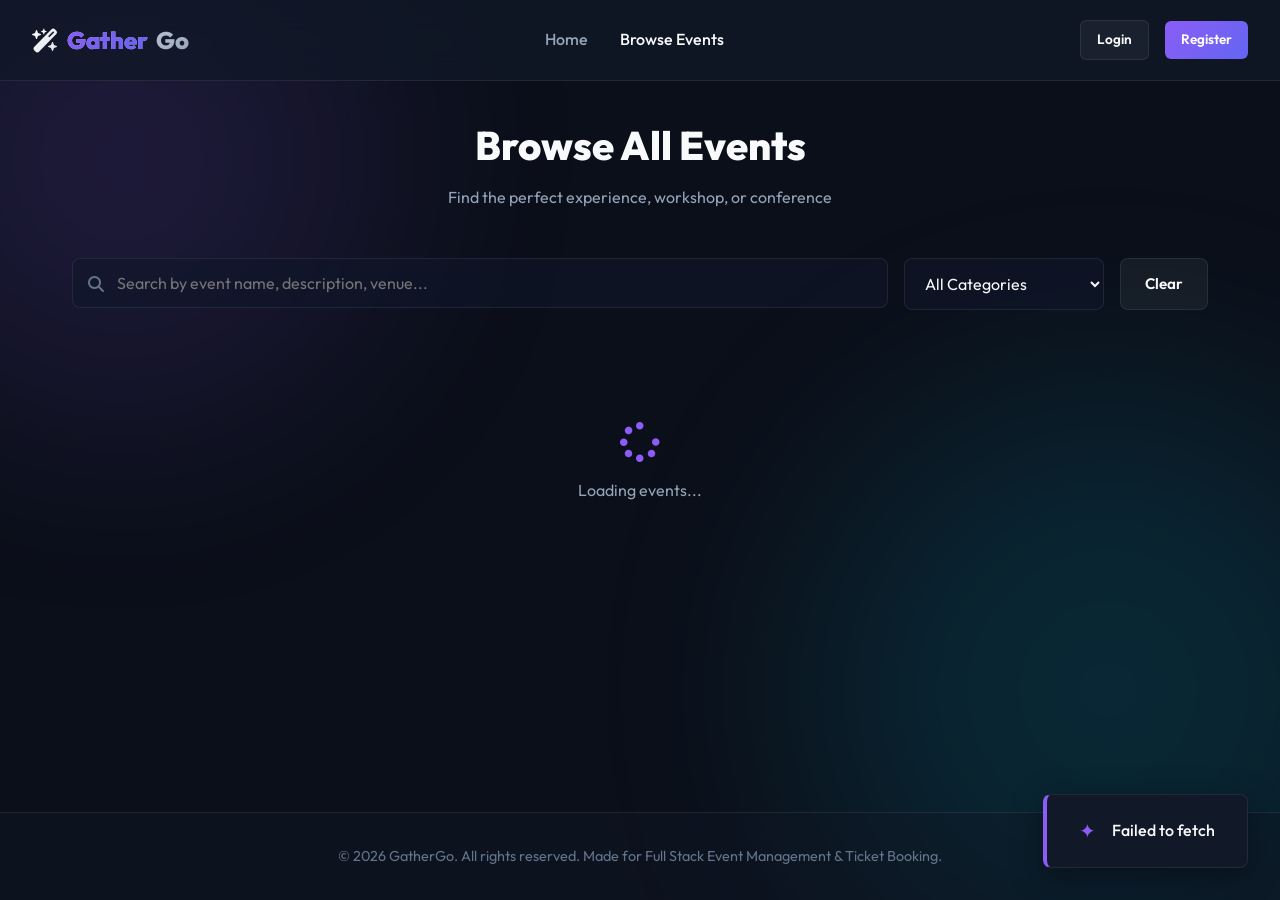
<file: Frontend/events.html>
<!DOCTYPE html>
<html lang="en">
<head>
    <meta charset="UTF-8">
    <meta name="viewport" content="width=device-width, initial-scale=1.0">
    <title>Explore Events | GatherGo</title>
    <link rel="stylesheet" href="style.css">
    <link rel="stylesheet" href="https://cdnjs.cloudflare.com/ajax/libs/font-awesome/6.4.0/css/all.min.css">
</head>
<body>

    <!-- Background Shapes -->
    <div class="bg-shapes">
        <div class="shape shape-1"></div>
        <div class="shape shape-2"></div>
    </div>

    <!-- Navigation Bar -->
    <nav class="navbar">
        <a href="index.html" class="nav-brand">
            <i class="fa-solid fa-wand-magic-sparkles" style="color: var(--primary);"></i>
            <span>Gather</span>Go
        </a>
        <ul class="nav-links" id="nav-links">
            <!-- Dynamic navbar links -->
        </ul>
        <div class="nav-actions" id="nav-actions">
            <!-- Dynamic auth actions -->
        </div>
    </nav>

    <!-- Main Container -->
    <main class="container">
        
        <header style="margin-bottom: 3rem; text-align: center;">
            <h1 style="font-size: 2.5rem; font-weight: 800; margin-bottom: 0.5rem;">Browse All Events</h1>
            <p style="color: var(--text-secondary);">Find the perfect experience, workshop, or conference</p>
        </header>

        <!-- Filters Section -->
        <section style="display: flex; gap: 1rem; margin-bottom: 3rem; flex-wrap: wrap;">
            <div style="flex: 1; min-width: 280px; position: relative;">
                <input type="text" id="search-input" class="form-input" placeholder="Search by event name, description, venue..." style="padding-left: 2.75rem;">
                <i class="fa-solid fa-magnifying-glass" style="position: absolute; left: 1rem; top: 50%; transform: translateY(-50%); color: var(--text-muted);"></i>
            </div>
            <div style="width: 200px;">
                <select id="category-filter" class="form-select" onchange="fetchFilteredEvents()">
                    <option value="">All Categories</option>
                    <option value="Music Concert">Music Concert</option>
                    <option value="Workshop">Workshop</option>
                    <option value="Conference">Conference</option>
                    <option value="Seminar">Seminar</option>
                    <option value="Sports">Sports</option>
                    <option value="Cultural Event">Cultural Event</option>
                    <option value="Comedy Show">Comedy Show</option>
                </select>
            </div>
            <button onclick="clearFilters()" class="btn btn-secondary">Clear</button>
        </section>

        <!-- Events Grid -->
        <section class="grid" id="events-grid">
            <!-- Dynamic Event Cards will be rendered here -->
            <div style="grid-column: 1/-1; text-align: center; padding: 4rem 0; color: var(--text-secondary);">
                <i class="fa-solid fa-spinner fa-spin" style="font-size: 2.5rem; margin-bottom: 1rem; color: var(--primary);"></i>
                <p>Loading events...</p>
            </div>
        </section>

    </main>

    <!-- Footer -->
    <footer>
        <p>&copy; 2026 GatherGo. All rights reserved. Made for Full Stack Event Management & Ticket Booking.</p>
    </footer>

    <script src="script.js"></script>
    <script>
        // Read URL query params on page load
        const urlParams = new URLSearchParams(window.location.search);
        const initialSearch = urlParams.get('search') || '';
        const initialCategory = urlParams.get('category') || '';

        // Fetch and display events
        async function fetchFilteredEvents() {
            const searchVal = document.getElementById('search-input').value.trim();
            const categoryVal = document.getElementById('category-filter').value;
            
            // Build request query string
            let queryParams = [];
            if (searchVal) queryParams.push(`search=${encodeURIComponent(searchVal)}`);
            if (categoryVal) queryParams.push(`category=${encodeURIComponent(categoryVal)}`);
            
            const queryString = queryParams.length > 0 ? `?${queryParams.join('&')}` : '';
            
            try {
                const events = await apiFetch(`/events/${queryString}`);
                const grid = document.getElementById('events-grid');
                grid.innerHTML = '';
                
                if (events.length === 0) {
                    grid.innerHTML = `
                        <div style="grid-column: 1/-1; text-align: center; padding: 5rem 0; color: var(--text-secondary);">
                            <i class="fa-solid fa-calendar-xmark" style="font-size: 4rem; margin-bottom: 1.5rem; color: var(--text-muted);"></i>
                            <h3 style="font-size: 1.5rem; font-weight: 700; color: var(--text-primary); margin-bottom: 0.5rem;">No Events Found</h3>
                            <p>Try adjusting your search criteria or filters.</p>
                        </div>
                    `;
                    return;
                }
                
                events.forEach(event => {
                    // Set category emojis
                    let emoji = '📅';
                    if (event.category === 'Music Concert') emoji = '🎸';
                    else if (event.category === 'Workshop') emoji = '🛠️';
                    else if (event.category === 'Conference') emoji = '🎤';
                    else if (event.category === 'Seminar') emoji = '📚';
                    else if (event.category === 'Sports') emoji = '⚽';
                    else if (event.category === 'Cultural Event') emoji = '🎭';
                    else if (event.category === 'Comedy Show') emoji = '🎙️';
                    
                    grid.innerHTML += `
                        <div class="card">
                            <div class="card-img-container">
                                <div class="card-img-placeholder">${emoji}</div>
                                <span class="card-category">${event.category}</span>
                            </div>
                            <div class="card-body">
                                <h3 class="card-title">${event.event_name}</h3>
                                <div class="card-meta">
                                    <i class="fa-solid fa-calendar-days"></i>
                                    <span>${event.event_date} at ${event.event_time}</span>
                                </div>
                                <div class="card-meta">
                                    <i class="fa-solid fa-location-dot"></i>
                                    <span>${event.venue}</span>
                                </div>
                                <div class="card-meta">
                                    <i class="fa-solid fa-ticket"></i>
                                    <span>${event.available_tickets} tickets left</span>
                                </div>
                            </div>
                            <div class="card-footer">
                                <div class="card-price">
                                    ₹${event.ticket_price}<span>/ticket</span>
                                </div>
                                <a href="event_details.html?id=${event.event_id}" class="btn btn-primary btn-sm">Book Now</a>
                            </div>
                        </div>
                    `;
                });
            } catch (err) {
                console.error("Error loading events:", err);
            }
        }

        function clearFilters() {
            document.getElementById('search-input').value = '';
            document.getElementById('category-filter').value = '';
            fetchFilteredEvents();
        }

        document.addEventListener('DOMContentLoaded', () => {
            // Apply initial filters from URL
            document.getElementById('search-input').value = initialSearch;
            document.getElementById('category-filter').value = initialCategory;
            
            fetchFilteredEvents();
            
            // Search input debounce/enter
            document.getElementById('search-input').addEventListener('input', fetchFilteredEvents);
        });
    </script>
</body>
</html>
</file>
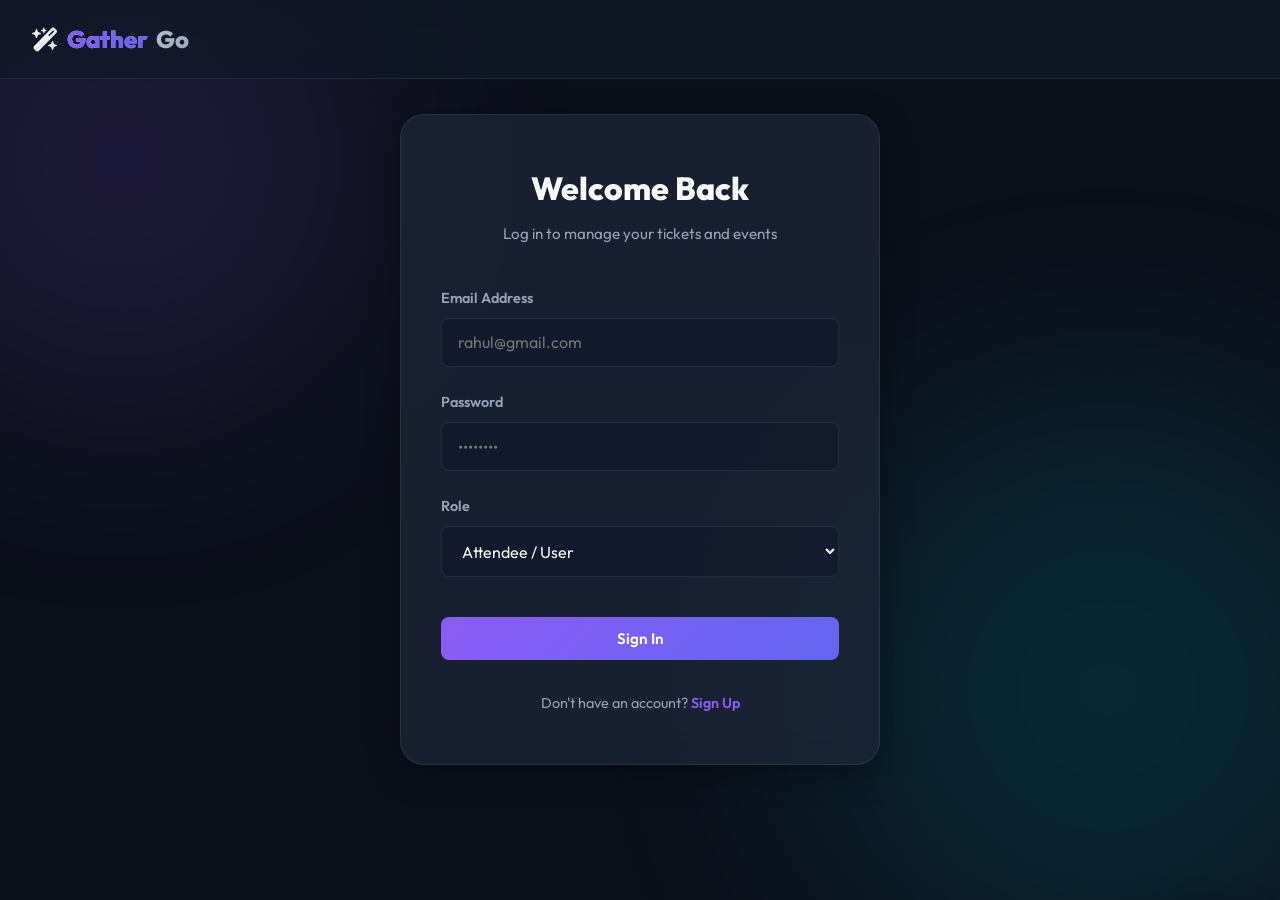
<file: Frontend/login.html>
<!DOCTYPE html>
<html lang="en">
<head>
    <meta charset="UTF-8">
    <meta name="viewport" content="width=device-width, initial-scale=1.0">
    <title>Login | GatherGo</title>
    <link rel="stylesheet" href="style.css">
    <link rel="stylesheet" href="https://cdnjs.cloudflare.com/ajax/libs/font-awesome/6.4.0/css/all.min.css">
</head>
<body>

    <!-- Background Shapes -->
    <div class="bg-shapes">
        <div class="shape shape-1"></div>
        <div class="shape shape-2"></div>
    </div>

    <!-- Navigation Bar -->
    <nav class="navbar">
        <a href="index.html" class="nav-brand">
            <i class="fa-solid fa-wand-magic-sparkles" style="color: var(--primary);"></i>
            <span>Gather</span>Go
        </a>
    </nav>

    <!-- Auth Wrapper -->
    <div class="auth-wrapper">
        <div class="auth-card">
            <div class="auth-header">
                <h2 class="auth-title">Welcome Back</h2>
                <p class="auth-subtitle">Log in to manage your tickets and events</p>
            </div>
            
            <form id="login-form" onsubmit="handleLogin(event)">
                <div class="form-group">
                    <label for="login-email" class="form-label">Email Address</label>
                    <input type="email" id="login-email" class="form-input" placeholder="rahul@gmail.com" required>
                </div>
                <div class="form-group">
                    <label for="login-password" class="form-label">Password</label>
                    <input type="password" id="login-password" class="form-input" placeholder="••••••••" required>
                </div>
                <div class="form-group">
                    <label for="login-role" class="form-label">Role</label>
                    <select id="login-role" class="form-select">
                        <option value="user">Attendee / User</option>
                        <option value="organizer">Event Organizer</option>
                        <option value="admin">Administrator</option>
                    </select>
                </div>
                
                <button type="submit" class="btn btn-primary" style="width: 100%; margin-top: 1rem;">
                    Sign In
                </button>
            </form>

            <div class="auth-footer">
                Don't have an account? <a href="register.html">Sign Up</a>
            </div>
        </div>
    </div>

    <script src="script.js"></script>
    <script>
        async function handleLogin(e) {
            e.preventDefault();
            
            const email = document.getElementById('login-email').value.trim();
            const password = document.getElementById('login-password').value;
            const role = document.getElementById('login-role').value;
            
            try {
                // Special admin validation
                if (role === 'admin' && email === 'admin@gmail.com' && password === 'admin123') {
                    const adminUser = {
                        user_id: 999,
                        full_name: "Admin System",
                        email: "admin@gmail.com",
                        role: "admin"
                    };
                    setCurrentUser(adminUser);
                    showNotification('Welcome, Administrator!');
                    setTimeout(() => { window.location.href = 'admin_dashboard.html'; }, 1000);
                    return;
                }
                
                // For organizers/users, fetch standard users from backend
                const users = await apiFetch('/users/');
                
                // Find matching user credentials
                const matchedUser = users.find(u => u.email.toLowerCase() === email.toLowerCase() && u.password === password);
                
                if (matchedUser) {
                    matchedUser.role = role; // Set selected session role
                    setCurrentUser(matchedUser);
                    showNotification(`Welcome back, ${matchedUser.full_name}!`);
                    
                    setTimeout(() => {
                        if (role === 'organizer') {
                            window.location.href = 'organizer_dashboard.html';
                        } else {
                            window.location.href = 'user_dashboard.html';
                        }
                    }, 1000);
                } else {
                    showNotification('Invalid email or password.');
                }
            } catch (err) {
                console.error("Login Error:", err);
            }
        }

        // Redirect if already logged in
        document.addEventListener('DOMContentLoaded', () => {
            if (getCurrentUser()) {
                window.location.href = 'index.html';
            }
        });
    </script>
</body>
</html>
</file>
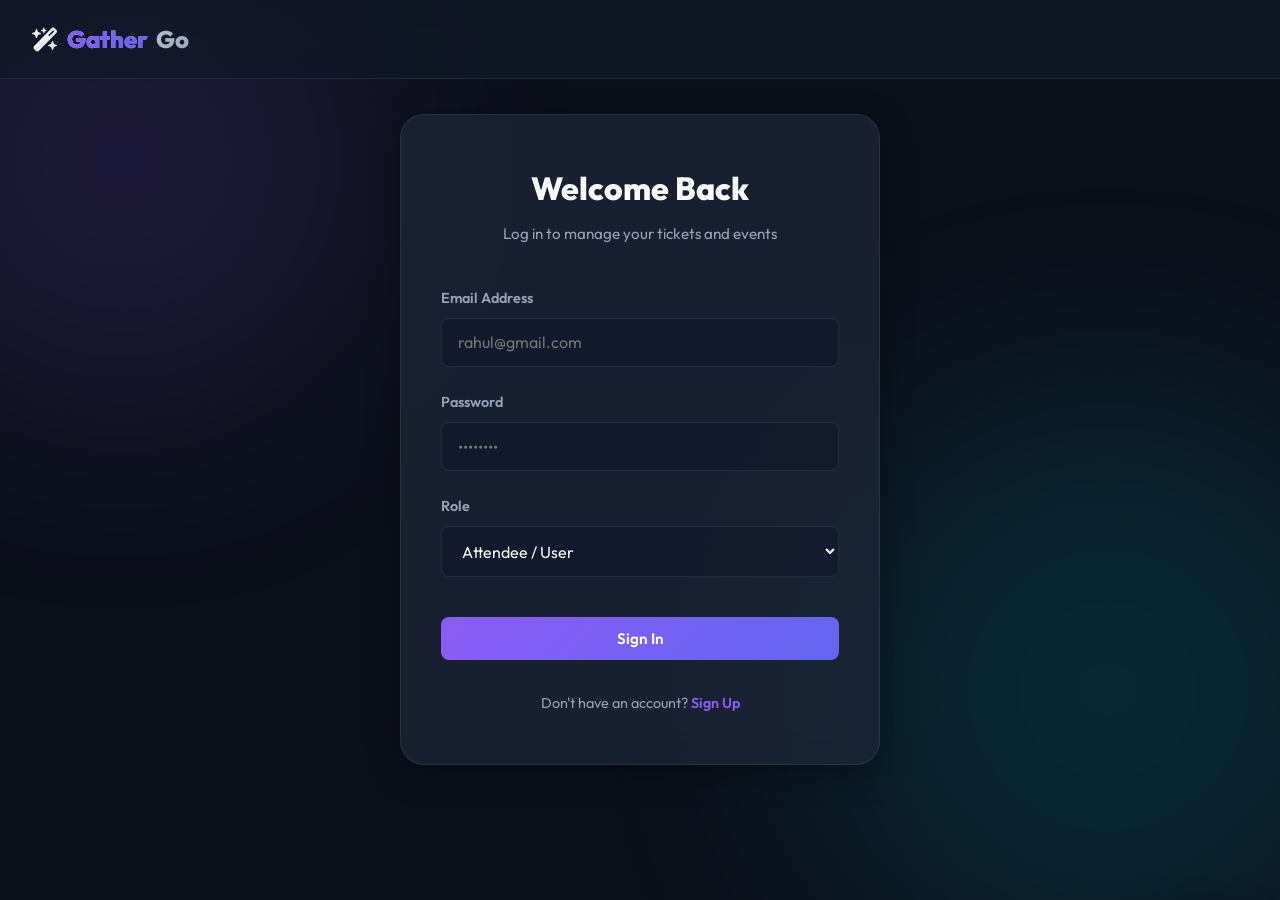
<file: Frontend/organizer_dashboard.html>
<!DOCTYPE html>
<html lang="en">
<head>
    <meta charset="UTF-8">
    <meta name="viewport" content="width=device-width, initial-scale=1.0">
    <title>Organizer Dashboard | GatherGo</title>
    <link rel="stylesheet" href="style.css">
    <link rel="stylesheet" href="https://cdnjs.cloudflare.com/ajax/libs/font-awesome/6.4.0/css/all.min.css">
</head>
<body>

    <!-- Background Shapes -->
    <div class="bg-shapes">
        <div class="shape shape-1"></div>
        <div class="shape shape-2"></div>
    </div>

    <!-- Navigation Bar -->
    <nav class="navbar">
        <a href="index.html" class="nav-brand">
            <i class="fa-solid fa-wand-magic-sparkles" style="color: var(--primary);"></i>
            <span>Gather</span>Go
        </a>
        <ul class="nav-links" id="nav-links">
            <!-- Dynamic navbar links -->
        </ul>
        <div class="nav-actions" id="nav-actions">
            <!-- Dynamic auth actions -->
        </div>
    </nav>

    <!-- Main Container -->
    <main class="container">
        
        <header style="margin-bottom: 3rem; display: flex; justify-content: space-between; align-items: center; flex-wrap: wrap; gap: 1rem;">
            <div>
                <h1 style="font-size: 2.5rem; font-weight: 800; margin-bottom: 0.5rem;" id="org-welcome">Organizer Console</h1>
                <p style="color: var(--text-secondary);">Create events, manage ticketing availability, and monitor your revenues.</p>
            </div>
            <button onclick="openEventModal()" class="btn btn-primary">
                <i class="fa-solid fa-plus"></i> Create New Event
            </button>
        </header>

        <!-- Metric Grid -->
        <section class="metric-grid">
            <div class="metric-card">
                <span class="metric-title">Events Hosted</span>
                <span class="metric-value" id="org-metric-total-events">0</span>
            </div>
            <div class="metric-card">
                <span class="metric-title">Tickets Sold</span>
                <span class="metric-value" id="org-metric-tickets-sold" style="color: var(--primary);">0</span>
            </div>
            <div class="metric-card">
                <span class="metric-title">Revenue Generated</span>
                <span class="metric-value" id="org-metric-revenue" style="color: var(--success);">₹0</span>
            </div>
        </section>

        <!-- Managed Events Table -->
        <section>
            <div class="section-header">
                <h2 class="section-title">Your Events Listing</h2>
            </div>
            <div class="table-wrapper">
                <table>
                    <thead>
                        <tr>
                            <th>Event ID</th>
                            <th>Event Name</th>
                            <th>Category</th>
                            <th>Date & Time</th>
                            <th>Venue</th>
                            <th>Price</th>
                            <th>Tickets Left</th>
                            <th>Actions</th>
                        </tr>
                    </thead>
                    <tbody id="org-events-tbody">
                        <!-- Dynamic event rows -->
                    </tbody>
                </table>
            </div>
        </section>

    </main>

    <!-- Event CRUD Modal -->
    <div class="modal-overlay" id="event-crud-modal">
        <div class="modal-container">
            <div class="modal-header">
                <h2 class="modal-title" id="event-modal-title">Create New Event</h2>
                <span class="modal-close" onclick="closeEventModal()">&times;</span>
            </div>
            
            <form id="event-form" onsubmit="saveEvent(event)">
                <input type="hidden" id="event-form-id">
                
                <div class="form-group">
                    <label for="form-event-name" class="form-label">Event Name</label>
                    <input type="text" id="form-event-name" class="form-input" placeholder="e.g. Acoustic Rock Night" required>
                </div>
                
                <div class="form-group">
                    <label for="form-category" class="form-label">Category</label>
                    <select id="form-category" class="form-select" required>
                        <option value="Music Concert">Music Concert</option>
                        <option value="Workshop">Workshop</option>
                        <option value="Conference">Conference</option>
                        <option value="Seminar">Seminar</option>
                        <option value="Sports">Sports</option>
                        <option value="Cultural Event">Cultural Event</option>
                        <option value="Comedy Show">Comedy Show</option>
                    </select>
                </div>

                <div style="display: grid; grid-template-columns: 1fr 1fr; gap: 1rem;">
                    <div class="form-group">
                        <label for="form-date" class="form-label">Event Date</label>
                        <input type="date" id="form-date" class="form-input" required>
                    </div>
                    <div class="form-group">
                        <label for="form-time" class="form-label">Event Time</label>
                        <input type="time" id="form-time" class="form-input" required>
                    </div>
                </div>

                <div class="form-group">
                    <label for="form-venue" class="form-label">Venue</label>
                    <select id="form-venue" class="form-select" required>
                        <!-- Loaded Dynamically from Venues DB -->
                    </select>
                </div>

                <div style="display: grid; grid-template-columns: 1fr 1fr; gap: 1rem;">
                    <div class="form-group">
                        <label for="form-price" class="form-label">Ticket Price (₹)</label>
                        <input type="number" id="form-price" class="form-input" min="0" placeholder="800" required>
                    </div>
                    <div class="form-group">
                        <label for="form-tickets" class="form-label">Available Tickets</label>
                        <input type="number" id="form-tickets" class="form-input" min="1" placeholder="100" required>
                    </div>
                </div>

                <button type="submit" class="btn btn-primary" style="width: 100%; margin-top: 1rem;">
                    Save Event
                </button>
            </form>
        </div>
    </div>

    <!-- Footer -->
    <footer>
        <p>&copy; 2026 GatherGo. All rights reserved. Made for Full Stack Event Management & Ticket Booking.</p>
    </footer>

    <script src="script.js"></script>
    <script>
        checkAuth('organizer');

        let myEvents = [];
        let allVenues = [];

        async function initOrganizerDashboard() {
            const user = getCurrentUser();
            document.getElementById('org-welcome').innerText = `${user.full_name}'s Organizer Dashboard`;

            try {
                // Fetch events, bookings, venues
                const [events, bookings, venues] = await Promise.all([
                    apiFetch('/events/'),
                    apiFetch('/bookings/'),
                    apiFetch('/venues/')
                ]);

                allVenues = venues;
                populateVenueDropdown();

                // Filter events created by this organizer
                myEvents = events.filter(e => e.organizer_name === user.full_name);

                // Compute metrics
                let ticketsSold = 0;
                let revenue = 0;
                
                myEvents.forEach(event => {
                    const eventBookings = bookings.filter(b => b.event_name === event.event_name && b.booking_status === 'Confirmed');
                    eventBookings.forEach(b => {
                        ticketsSold += b.number_of_tickets;
                        revenue += b.total_amount;
                    });
                });

                document.getElementById('org-metric-total-events').innerText = myEvents.length;
                document.getElementById('org-metric-tickets-sold').innerText = ticketsSold;
                document.getElementById('org-metric-revenue').innerText = `₹${revenue}`;

                // Render events table
                renderEventsTable();
            } catch (err) {
                console.error("Organizer dashboard load failed:", err);
            }
        }

        function populateVenueDropdown() {
            const dropdown = document.getElementById('form-venue');
            dropdown.innerHTML = '';
            
            if (allVenues.length === 0) {
                dropdown.innerHTML = '<option value="">No Venues Available. Please create one.</option>';
                return;
            }
            
            allVenues.forEach(v => {
                dropdown.innerHTML += `<option value="${v.venue_name}">${v.venue_name} (${v.city})</option>`;
            });
        }

        function renderEventsTable() {
            const tbody = document.getElementById('org-events-tbody');
            tbody.innerHTML = '';
            
            if (myEvents.length === 0) {
                tbody.innerHTML = `<tr><td colspan="8" style="text-align: center; color: var(--text-muted); padding:2.5rem;">No events found. Click "Create New Event" to get started.</td></tr>`;
                return;
            }

            myEvents.forEach(e => {
                tbody.innerHTML += `
                    <tr>
                        <td style="font-weight:700;">#${e.event_id}</td>
                        <td style="font-weight:600;">${e.event_name}</td>
                        <td><span class="event-badge" style="margin: 0; padding: 0.25rem 0.6rem; font-size: 0.75rem;">${e.category}</span></td>
                        <td>${e.event_date} @ ${e.event_time}</td>
                        <td>${e.venue}</td>
                        <td>₹${e.ticket_price}</td>
                        <td style="font-weight: 600; color: ${e.available_tickets > 0 ? 'var(--success)' : 'var(--danger)'};">${e.available_tickets}</td>
                        <td>
                            <div style="display: flex; gap: 0.5rem;">
                                <button onclick="editEvent(${e.event_id})" class="btn btn-secondary btn-sm" style="padding: 0.3rem 0.6rem;">
                                    <i class="fa-solid fa-pen-to-square"></i>
                                </button>
                                <button onclick="deleteEvent(${e.event_id})" class="btn btn-danger btn-sm" style="padding: 0.3rem 0.6rem; background: rgba(239, 68, 68, 0.15); border: 1px solid var(--danger); color: var(--danger);">
                                    <i class="fa-solid fa-trash"></i>
                                </button>
                            </div>
                        </td>
                    </tr>
                `;
            });
        }

        function openEventModal(id = null) {
            const modal = document.getElementById('event-crud-modal');
            const title = document.getElementById('event-modal-title');
            const form = document.getElementById('event-form');
            
            form.reset();
            document.getElementById('event-form-id').value = '';
            
            if (id) {
                title.innerText = "Edit Event Details";
                const event = myEvents.find(e => e.event_id === id);
                document.getElementById('event-form-id').value = event.event_id;
                document.getElementById('form-event-name').value = event.event_name;
                document.getElementById('form-category').value = event.category;
                document.getElementById('form-date').value = event.event_date;
                document.getElementById('form-time').value = event.event_time;
                document.getElementById('form-venue').value = event.venue;
                document.getElementById('form-price').value = event.ticket_price;
                document.getElementById('form-tickets').value = event.available_tickets;
            } else {
                title.innerText = "Create New Event";
            }
            
            modal.classList.add('active');
        }

        function closeEventModal() {
            document.getElementById('event-crud-modal').classList.remove('active');
        }

        async function saveEvent(e) {
            e.preventDefault();
            const user = getCurrentUser();
            
            const eventIdVal = document.getElementById('event-form-id').value;
            const payload = {
                event_name: document.getElementById('form-event-name').value.trim(),
                category: document.getElementById('form-category').value,
                organizer_name: user.full_name,
                event_date: document.getElementById('form-date').value,
                event_time: document.getElementById('form-time').value,
                venue: document.getElementById('form-venue').value,
                ticket_price: parseFloat(document.getElementById('form-price').value),
                available_tickets: parseInt(document.getElementById('form-tickets').value)
            };

            try {
                if (eventIdVal) {
                    // Update PUT API
                    await apiFetch(`/events/update/${eventIdVal}/`, {
                        method: 'PUT',
                        body: payload
                    });
                    showNotification('Event details updated successfully.');
                } else {
                    // Create POST API
                    await apiFetch('/events/add/', {
                        method: 'POST',
                        body: payload
                    });
                    showNotification('New event published successfully.');
                }
                
                closeEventModal();
                initOrganizerDashboard(); // Refresh
            } catch (err) {
                console.error("Save event failed:", err);
            }
        }

        async function deleteEvent(id) {
            if (!confirm('Are you sure you want to delete this event? This action is permanent.')) {
                return;
            }

            try {
                await apiFetch(`/events/delete/${id}/`, {
                    method: 'DELETE'
                });
                showNotification('Event deleted successfully.');
                initOrganizerDashboard(); // Refresh
            } catch (err) {
                console.error("Delete event failed:", err);
            }
        }

        document.addEventListener('DOMContentLoaded', initOrganizerDashboard);
    </script>
</body>
</html>
</file>
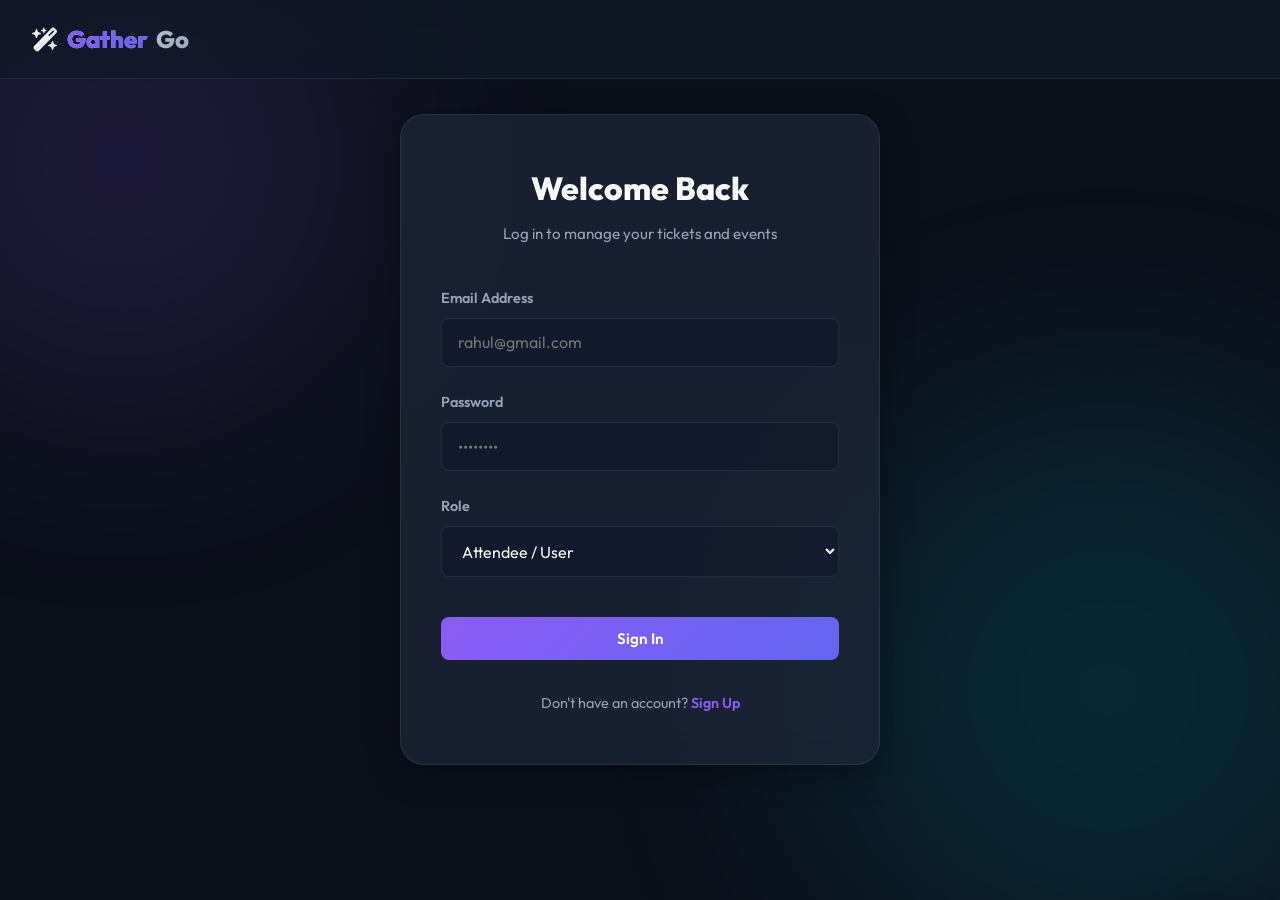
<file: Frontend/payment.html>
<!DOCTYPE html>
<html lang="en">
<head>
    <meta charset="UTF-8">
    <meta name="viewport" content="width=device-width, initial-scale=1.0">
    <title>Secure Checkout | GatherGo</title>
    <link rel="stylesheet" href="style.css">
    <link rel="stylesheet" href="https://cdnjs.cloudflare.com/ajax/libs/font-awesome/6.4.0/css/all.min.css">
</head>
<body>

    <!-- Background Shapes -->
    <div class="bg-shapes">
        <div class="shape shape-1"></div>
        <div class="shape shape-2"></div>
    </div>

    <!-- Navigation Bar -->
    <nav class="navbar">
        <a href="index.html" class="nav-brand">
            <i class="fa-solid fa-wand-magic-sparkles" style="color: var(--primary);"></i>
            <span>Gather</span>Go
        </a>
        <ul class="nav-links" id="nav-links">
            <!-- Dynamic navbar links -->
        </ul>
        <div class="nav-actions" id="nav-actions">
            <!-- Dynamic auth actions -->
        </div>
    </nav>

    <!-- Main Container -->
    <main class="container">
        <div class="booking-container">
            <header style="margin-bottom: 2rem;">
                <h1 style="font-size: 2rem; font-weight: 800;">Secure Checkout</h1>
                <p style="color: var(--text-secondary);">Select your preferred payment option and finalize payment.</p>
            </header>

            <div class="grid" style="grid-template-columns: 1fr; gap: 2rem;" id="checkout-view">
                
                <!-- Payment Summary -->
                <div class="event-main" style="padding: 2rem;">
                    <h3>Order Summary</h3>
                    <div style="margin-top: 1rem; border-top: 1px solid var(--border-color); padding-top: 1rem;" id="order-summary-content">
                        <!-- Loaded by JS -->
                    </div>
                </div>

                <!-- Payment Methods -->
                <div class="event-main" style="padding: 2rem;">
                    <h3 style="margin-bottom: 1.5rem;">Select Payment Method</h3>
                    
                    <div class="payment-methods-grid">
                        <div class="payment-method-card selected" onclick="selectPaymentMethod('UPI', this)">
                            <div class="payment-method-icon" style="color: var(--accent);"><i class="fa-solid fa-mobile-screen-button"></i></div>
                            <div class="payment-method-name">UPI / QR</div>
                        </div>
                        <div class="payment-method-card" onclick="selectPaymentMethod('Credit Card', this)">
                            <div class="payment-method-icon" style="color: var(--primary);"><i class="fa-regular fa-credit-card"></i></div>
                            <div class="payment-method-name">Credit Card</div>
                        </div>
                        <div class="payment-method-card" onclick="selectPaymentMethod('Debit Card', this)">
                            <div class="payment-method-icon" style="color: var(--primary);"><i class="fa-solid fa-credit-card"></i></div>
                            <div class="payment-method-name">Debit Card</div>
                        </div>
                        <div class="payment-method-card" onclick="selectPaymentMethod('Net Banking', this)">
                            <div class="payment-method-icon" style="color: #3b82f6;"><i class="fa-solid fa-building-columns"></i></div>
                            <div class="payment-method-name">Net Banking</div>
                        </div>
                        <div class="payment-method-card" onclick="selectPaymentMethod('Wallet', this)">
                            <div class="payment-method-icon" style="color: #ec4899;"><i class="fa-solid fa-wallet"></i></div>
                            <div class="payment-method-name">Wallet</div>
                        </div>
                    </div>

                    <!-- Payment details inputs simulated -->
                    <div id="method-details-form" style="margin-bottom: 2rem;">
                        <!-- Custom subforms if needed (e.g. UPI ID or Card details) -->
                        <div class="form-group">
                            <label class="form-label" id="method-input-label">Enter UPI ID</label>
                            <input type="text" id="payment-credentials" class="form-input" placeholder="username@upi" required>
                        </div>
                    </div>

                    <button onclick="processPayment()" class="btn btn-primary" style="width: 100%;" id="pay-now-btn">
                        Pay & Confirm Booking
                    </button>
                </div>

            </div>
        </div>
    </main>

    <!-- Modal Success Booking/Payment -->
    <div class="modal-overlay" id="payment-success-modal">
        <div class="modal-container" style="text-align: center;">
            <div style="color: var(--success); font-size: 4rem; margin-bottom: 1rem;">
                <i class="fa-regular fa-circle-check"></i>
            </div>
            <h2 class="modal-title" style="margin-bottom: 0.5rem;">Booking Confirmed!</h2>
            <p style="color: var(--text-secondary); margin-bottom: 2rem;">Your transaction was successful. Show the digital QR ticket below at the entrance.</p>
            
            <!-- QR Ticket Container (Bonus Feature) -->
            <div class="ticket-qr-container">
                <div id="success-qr-code"></div>
                <div class="ticket-qr-label" id="success-qr-label">TICKET #000</div>
            </div>

            <div style="background: rgba(255,255,255,0.02); border: 1px solid var(--border-color); padding: 1rem; border-radius: var(--radius-sm); margin-bottom: 2rem; display: grid; grid-template-columns: 1fr 1fr; gap: 0.5rem; text-align: left; font-size: 0.9rem;">
                <div><strong>Transaction ID:</strong></div>
                <div id="success-txn-id" style="text-align: right; color: var(--accent);">TXN123</div>
                <div><strong>Tickets:</strong></div>
                <div id="success-tickets-count" style="text-align: right;">1</div>
            </div>

            <div style="display: flex; gap: 1rem; justify-content: center;">
                <a href="booking_history.html" class="btn btn-secondary btn-sm">View Booking History</a>
                <a href="index.html" class="btn btn-primary btn-sm">Go to Home</a>
            </div>
        </div>
    </div>

    <!-- Footer -->
    <footer>
        <p>&copy; 2026 GatherGo. All rights reserved. Made for Full Stack Event Management & Ticket Booking.</p>
    </footer>

    <script src="script.js"></script>
    <script>
        checkAuth();

        const urlParams = new URLSearchParams(window.location.search);
        const bookingId = parseInt(urlParams.get('booking_id'));
        let selectedBooking = null;
        let selectedMethod = 'UPI';

        async function initPaymentPage() {
            if (!bookingId) {
                showNotification('No booking ID specified.');
                window.location.href = 'index.html';
                return;
            }

            try {
                // Fetch booking details
                const bookings = await apiFetch('/bookings/');
                selectedBooking = bookings.find(b => b.booking_id === bookingId);
                
                if (!selectedBooking) {
                    showNotification('Booking not found.');
                    window.location.href = 'index.html';
                    return;
                }

                // Render summary
                const container = document.getElementById('order-summary-content');
                container.innerHTML = `
                    <div class="summary-row">
                        <span>Event</span>
                        <span style="font-weight: 600;">${selectedBooking.event_name}</span>
                    </div>
                    <div class="summary-row">
                        <span>Ticket Holder</span>
                        <span>${selectedBooking.user_name}</span>
                    </div>
                    <div class="summary-row">
                        <span>Number of Tickets</span>
                        <span style="font-weight: 600;">${selectedBooking.number_of_tickets}</span>
                    </div>
                    <div class="summary-row" style="border-bottom: none; font-size:1.15rem; font-weight:700; padding-top:1rem;">
                        <span>Amount to Pay</span>
                        <span style="color: var(--accent);">₹${selectedBooking.total_amount}</span>
                    </div>
                `;
            } catch (err) {
                console.error("Payment init error:", err);
            }
        }

        function selectPaymentMethod(method, el) {
            selectedMethod = method;
            
            // Highlight selected card
            document.querySelectorAll('.payment-method-card').forEach(card => card.classList.remove('selected'));
            el.classList.add('selected');

            // Render custom placeholder form fields
            const inputLabel = document.getElementById('method-input-label');
            const inputField = document.getElementById('payment-credentials');
            
            if (method === 'UPI') {
                inputLabel.innerText = "Enter UPI ID";
                inputField.placeholder = "username@upi";
                inputField.type = "text";
            } else if (method === 'Credit Card' || method === 'Debit Card') {
                inputLabel.innerText = "Card Number";
                inputField.placeholder = "1234 5678 1234 5678";
                inputField.type = "text";
            } else if (method === 'Net Banking') {
                inputLabel.innerText = "Customer ID / Bank Username";
                inputField.placeholder = "Customer username or ID";
                inputField.type = "text";
            } else {
                inputLabel.innerText = "Wallet Phone Number";
                inputField.placeholder = "9876543210";
                inputField.type = "tel";
            }
        }

        async function processPayment() {
            const credentialField = document.getElementById('payment-credentials');
            if (!credentialField.value.trim()) {
                showNotification(`Please enter valid ${selectedMethod} details.`);
                return;
            }

            const payBtn = document.getElementById('pay-now-btn');
            payBtn.innerText = "Processing Payment...";
            payBtn.disabled = true;

            const txnId = `TXN${Math.floor(100000000 + Math.random() * 900000000)}`;
            const today = new Date().toISOString().split('T')[0];

            const paymentPayload = {
                booking_id: selectedBooking.booking_id,
                user_name: selectedBooking.user_name,
                amount: selectedBooking.total_amount,
                payment_method: selectedMethod,
                payment_status: 'Success',
                transaction_id: txnId,
                payment_date: today
            };

            try {
                // Post payment (automatically marks booking confirmed on successful payment post)
                const payment = await apiFetch('/payments/add/', {
                    method: 'POST',
                    body: paymentPayload
                });

                // Generate QR Code URL using free reliable CDN QR API
                const qrText = encodeURIComponent(JSON.stringify({
                    booking_id: selectedBooking.booking_id,
                    event_name: selectedBooking.event_name,
                    tickets: selectedBooking.number_of_tickets,
                    txn: txnId
                }));
                const qrUrl = `https://api.qrserver.com/v1/create-qr-code/?size=180x180&data=${qrText}`;

                // Populate Modal details
                document.getElementById('success-txn-id').innerText = txnId;
                document.getElementById('success-tickets-count').innerText = selectedBooking.number_of_tickets;
                document.getElementById('success-qr-label').innerText = `TICKET #${selectedBooking.booking_id}`;
                document.getElementById('success-qr-code').innerHTML = `<img src="${qrUrl}" alt="Ticket QR Code" style="display: block; border-radius: 8px;">`;

                // Display Confirmation Modal
                document.getElementById('payment-success-modal').classList.add('active');
            } catch (err) {
                console.error("Payment submission failed:", err);
                payBtn.innerText = "Pay & Confirm Booking";
                payBtn.disabled = false;
            }
        }

        document.addEventListener('DOMContentLoaded', initPaymentPage);
    </script>
</body>
</html>
</file>
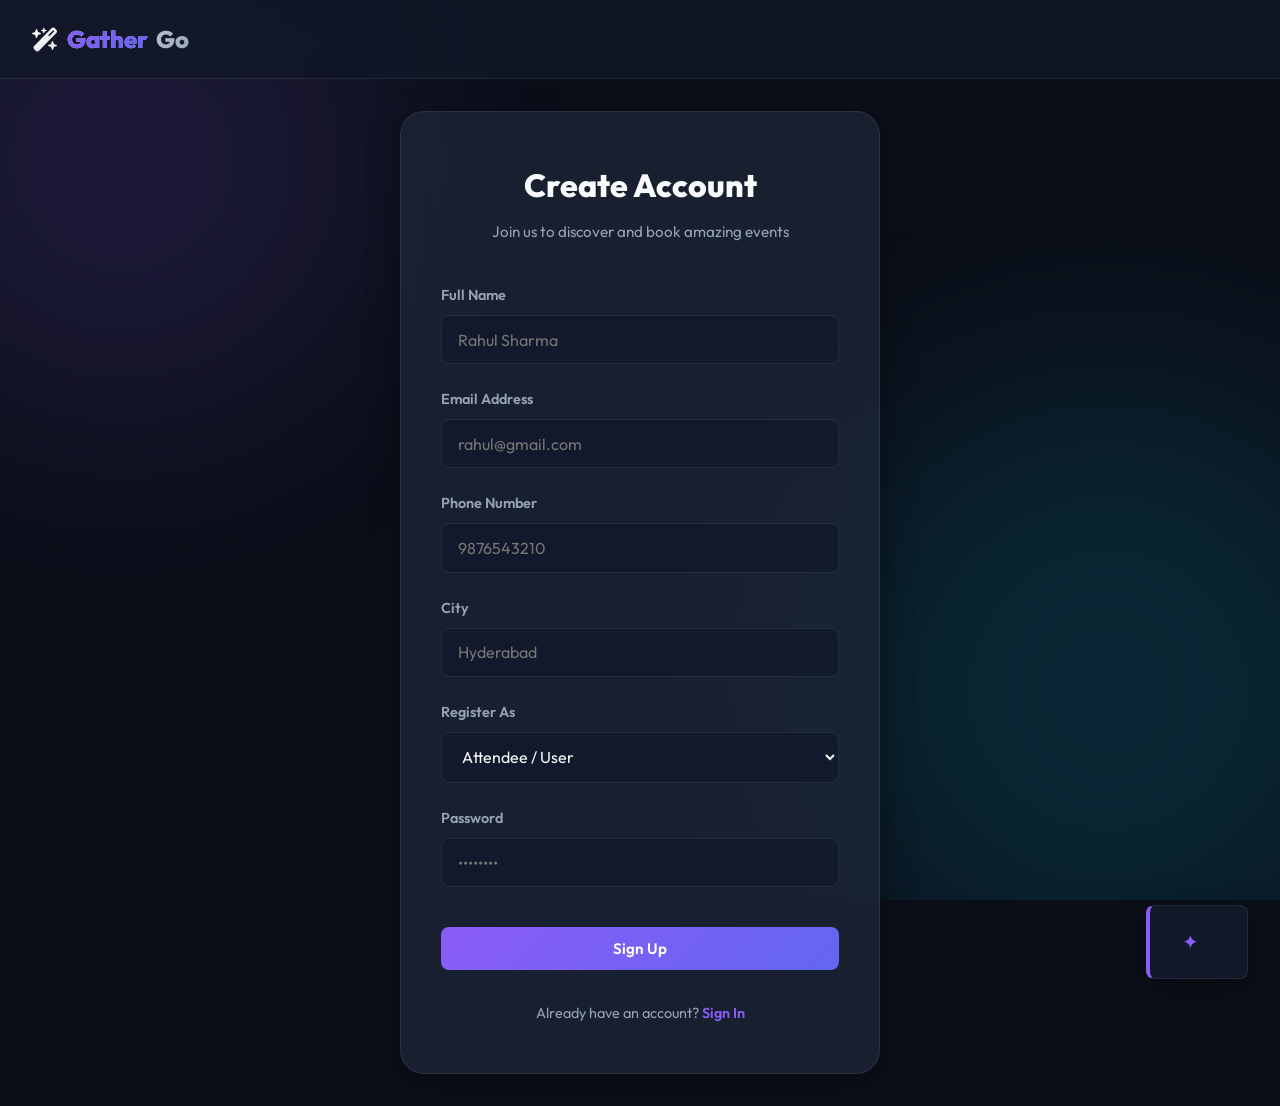
<file: Frontend/register.html>
<!DOCTYPE html>
<html lang="en">
<head>
    <meta charset="UTF-8">
    <meta name="viewport" content="width=device-width, initial-scale=1.0">
    <title>Register | GatherGo</title>
    <link rel="stylesheet" href="style.css">
    <link rel="stylesheet" href="https://cdnjs.cloudflare.com/ajax/libs/font-awesome/6.4.0/css/all.min.css">
</head>
<body>

    <!-- Background Shapes -->
    <div class="bg-shapes">
        <div class="shape shape-1"></div>
        <div class="shape shape-2"></div>
    </div>

    <!-- Navigation Bar -->
    <nav class="navbar">
        <a href="index.html" class="nav-brand">
            <i class="fa-solid fa-wand-magic-sparkles" style="color: var(--primary);"></i>
            <span>Gather</span>Go
        </a>
    </nav>

    <!-- Auth Wrapper -->
    <div class="auth-wrapper">
        <div class="auth-card">
            <div class="auth-header">
                <h2 class="auth-title">Create Account</h2>
                <p class="auth-subtitle">Join us to discover and book amazing events</p>
            </div>
            
            <form id="register-form" onsubmit="handleRegister(event)">
                <div class="form-group">
                    <label for="reg-name" class="form-label">Full Name</label>
                    <input type="text" id="reg-name" class="form-input" placeholder="Rahul Sharma" required>
                </div>
                <div class="form-group">
                    <label for="reg-email" class="form-label">Email Address</label>
                    <input type="email" id="reg-email" class="form-input" placeholder="rahul@gmail.com" required>
                </div>
                <div class="form-group">
                    <label for="reg-phone" class="form-label">Phone Number</label>
                    <input type="tel" id="reg-phone" class="form-input" placeholder="9876543210" required>
                </div>
                <div class="form-group">
                    <label for="reg-city" class="form-label">City</label>
                    <input type="text" id="reg-city" class="form-input" placeholder="Hyderabad" required>
                </div>
                <div class="form-group">
                    <label for="reg-role" class="form-label">Register As</label>
                    <select id="reg-role" class="form-select">
                        <option value="user">Attendee / User</option>
                        <option value="organizer">Event Organizer</option>
                    </select>
                </div>
                <div class="form-group">
                    <label for="reg-password" class="form-label">Password</label>
                    <input type="password" id="reg-password" class="form-input" placeholder="••••••••" required>
                </div>
                
                <button type="submit" class="btn btn-primary" style="width: 100%; margin-top: 1rem;">
                    Sign Up
                </button>
            </form>

            <div class="auth-footer">
                Already have an account? <a href="login.html">Sign In</a>
            </div>
        </div>
    </div>

    <script src="script.js"></script>
    <script>
        async function handleRegister(e) {
            e.preventDefault();
            
            const name = document.getElementById('reg-name').value.trim();
            const email = document.getElementById('reg-email').value.trim();
            const phone = document.getElementById('reg-phone').value.trim();
            const city = document.getElementById('reg-city').value.trim();
            const role = document.getElementById('reg-role').value;
            const password = document.getElementById('reg-password').value;
            
            try {
                // Call users/add API
                const payload = {
                    full_name: name,
                    email: email,
                    phone: phone,
                    city: city,
                    password: password
                };
                
                const user = await apiFetch('/users/add/', {
                    method: 'POST',
                    body: payload
                });
                
                // Add the role locally since backend doesn't save roles
                user.role = role;
                setCurrentUser(user);
                
                showNotification('Registration successful!');
                
                // Redirect depending on registered role
                setTimeout(() => {
                    if (role === 'organizer') {
                        window.location.href = 'organizer_dashboard.html';
                    } else {
                        window.location.href = 'user_dashboard.html';
                    }
                }, 1000);
            } catch (err) {
                console.error("Register Error:", err);
            }
        }

        // Redirect if already logged in
        document.addEventListener('DOMContentLoaded', () => {
            if (getCurrentUser()) {
                window.location.href = 'index.html';
            }
        });
    </script>
</body>
</html>
</file>
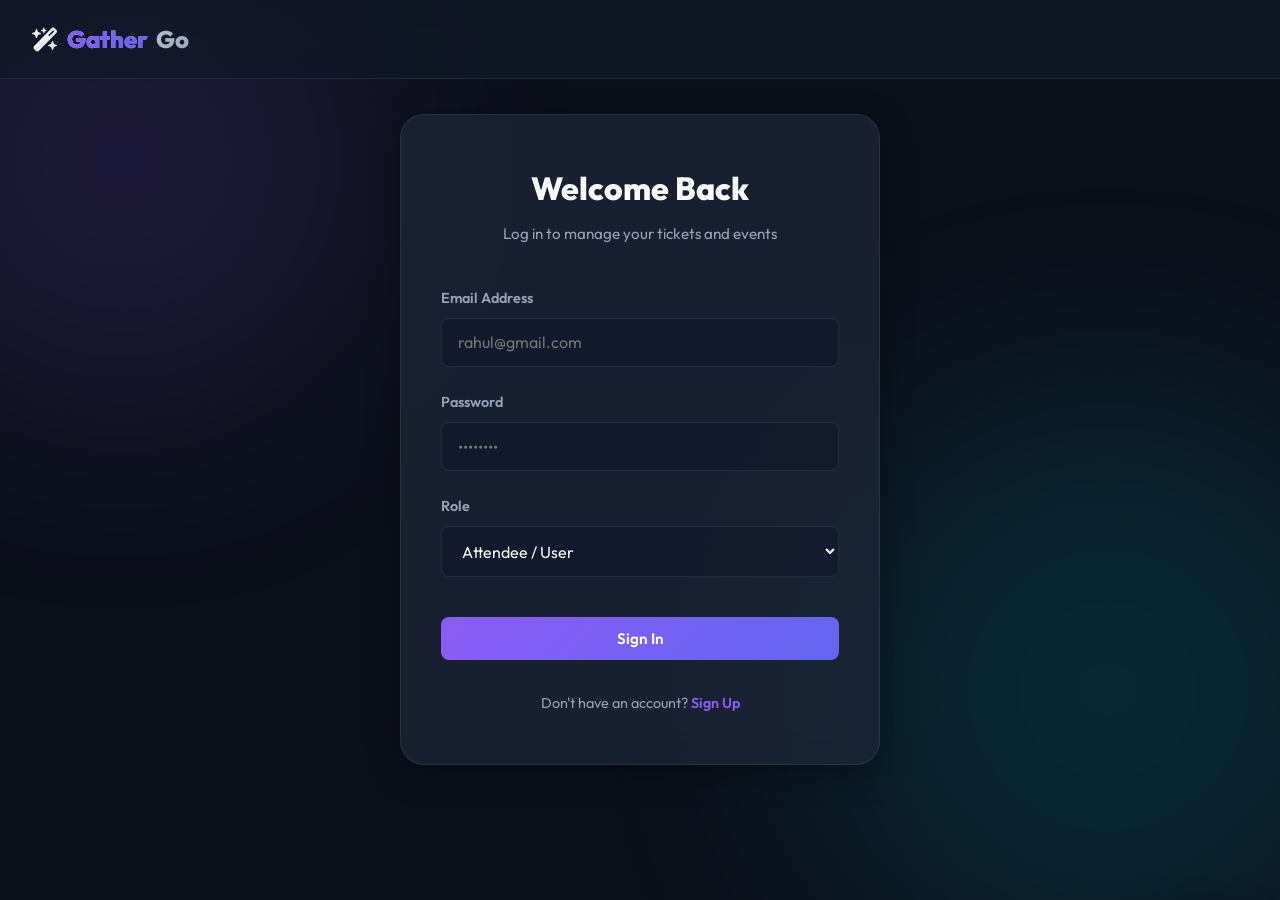
<file: Frontend/user_dashboard.html>
<!DOCTYPE html>
<html lang="en">
<head>
    <meta charset="UTF-8">
    <meta name="viewport" content="width=device-width, initial-scale=1.0">
    <title>User Dashboard | GatherGo</title>
    <link rel="stylesheet" href="style.css">
    <link rel="stylesheet" href="https://cdnjs.cloudflare.com/ajax/libs/font-awesome/6.4.0/css/all.min.css">
</head>
<body>

    <!-- Background Shapes -->
    <div class="bg-shapes">
        <div class="shape shape-1"></div>
        <div class="shape shape-2"></div>
    </div>

    <!-- Navigation Bar -->
    <nav class="navbar">
        <a href="index.html" class="nav-brand">
            <i class="fa-solid fa-wand-magic-sparkles" style="color: var(--primary);"></i>
            <span>Gather</span>Go
        </a>
        <ul class="nav-links" id="nav-links">
            <!-- Dynamic navbar links -->
        </ul>
        <div class="nav-actions" id="nav-actions">
            <!-- Dynamic auth actions -->
        </div>
    </nav>

    <!-- Main Container -->
    <main class="container">
        
        <header style="margin-bottom: 3rem;">
            <h1 style="font-size: 2.5rem; font-weight: 800; margin-bottom: 0.5rem;" id="welcome-message">Welcome to your Dashboard</h1>
            <p style="color: var(--text-secondary);">Manage your event tickets, payments, and notifications.</p>
        </header>

        <!-- Metric Grid -->
        <section class="metric-grid">
            <div class="metric-card">
                <span class="metric-title">Total Bookings</span>
                <span class="metric-value" id="metric-total-bookings">0</span>
            </div>
            <div class="metric-card">
                <span class="metric-title">Upcoming Events</span>
                <span class="metric-value" id="metric-upcoming-events" style="color: var(--primary);">0</span>
            </div>
            <div class="metric-card">
                <span class="metric-title">Total Money Spent</span>
                <span class="metric-value" id="metric-total-spent" style="color: var(--accent);">₹0</span>
            </div>
        </section>

        <!-- Booking Log -->
        <section style="margin-bottom: 4rem;">
            <div class="section-header">
                <h2 class="section-title">Your Recent Bookings</h2>
                <a href="booking_history.html" style="color: var(--primary); font-weight: 600; font-size: 0.9rem;">View History</a>
            </div>
            <div class="table-wrapper">
                <table>
                    <thead>
                        <tr>
                            <th>Booking ID</th>
                            <th>Event Name</th>
                            <th>Booking Date</th>
                            <th>Tickets</th>
                            <th>Amount</th>
                            <th>Status</th>
                        </tr>
                    </thead>
                    <tbody id="dashboard-bookings-tbody">
                        <!-- Dynamic content -->
                    </tbody>
                </table>
            </div>
        </section>

        <!-- Payment Log -->
        <section>
            <div class="section-header">
                <h2 class="section-title">Payment History Logs</h2>
            </div>
            <div class="table-wrapper">
                <table>
                    <thead>
                        <tr>
                            <th>Payment ID</th>
                            <th>Booking ID</th>
                            <th>Transaction ID</th>
                            <th>Method</th>
                            <th>Amount</th>
                            <th>Date</th>
                            <th>Status</th>
                        </tr>
                    </thead>
                    <tbody id="dashboard-payments-tbody">
                        <!-- Dynamic content -->
                    </tbody>
                </table>
            </div>
        </section>

    </main>

    <!-- Footer -->
    <footer>
        <p>&copy; 2026 GatherGo. All rights reserved. Made for Full Stack Event Management & Ticket Booking.</p>
    </footer>

    <script src="script.js"></script>
    <script>
        checkAuth('user'); // Enforce Attendee only check

        async function initUserDashboard() {
            const user = getCurrentUser();
            document.getElementById('welcome-message').innerText = `Welcome back, ${user.full_name}`;

            try {
                // Fetch bookings, payments and events
                const [bookings, payments, events] = await Promise.all([
                    apiFetch(`/bookings/?user_name=${encodeURIComponent(user.full_name)}`),
                    apiFetch(`/payments/?user_name=${encodeURIComponent(user.full_name)}`),
                    apiFetch('/events/')
                ]);

                // Calculate metrics
                const todayStr = new Date().toISOString().split('T')[0];
                
                const confirmedBookings = bookings.filter(b => b.booking_status === 'Confirmed');
                
                let upcomingCount = 0;
                bookings.forEach(b => {
                    if (b.booking_status !== 'Cancelled') {
                        const event = events.find(e => e.event_name === b.event_name);
                        if (event && event.event_date >= todayStr) {
                            upcomingCount++;
                        }
                    }
                });

                let totalSpent = 0;
                payments.forEach(p => {
                    if (p.payment_status === 'Success') {
                        totalSpent += p.amount;
                    }
                });

                document.getElementById('metric-total-bookings').innerText = bookings.length;
                document.getElementById('metric-upcoming-events').innerText = upcomingCount;
                document.getElementById('metric-total-spent').innerText = `₹${totalSpent}`;

                // Render bookings
                const bookingsTbody = document.getElementById('dashboard-bookings-tbody');
                bookingsTbody.innerHTML = '';
                if (bookings.length === 0) {
                    bookingsTbody.innerHTML = `<tr><td colspan="6" style="text-align: center; color:var(--text-muted);">No bookings available.</td></tr>`;
                } else {
                    bookings.slice(0, 5).forEach(b => {
                        const statusClass = b.booking_status === 'Confirmed' ? 'status-confirmed' :
                                            b.booking_status === 'Pending' ? 'status-pending' : 'status-cancelled';
                        bookingsTbody.innerHTML += `
                            <tr>
                                <td style="font-weight:700;">#${b.booking_id}</td>
                                <td style="font-weight:600;">${b.event_name}</td>
                                <td>${b.booking_date}</td>
                                <td>${b.number_of_tickets}</td>
                                <td>₹${b.total_amount}</td>
                                <td><span class="status-badge ${statusClass}">${b.booking_status}</span></td>
                            </tr>
                        `;
                    });
                }

                // Render payments
                const paymentsTbody = document.getElementById('dashboard-payments-tbody');
                paymentsTbody.innerHTML = '';
                if (payments.length === 0) {
                    paymentsTbody.innerHTML = `<tr><td colspan="7" style="text-align: center; color:var(--text-muted);">No payment logs available.</td></tr>`;
                } else {
                    payments.slice(0, 5).forEach(p => {
                        const statusClass = p.payment_status === 'Success' ? 'status-success' :
                                            p.payment_status === 'Pending' ? 'status-pending' : 'status-failed';
                        paymentsTbody.innerHTML += `
                            <tr>
                                <td style="font-weight:700;">#${p.payment_id}</td>
                                <td style="font-weight:700;">#${p.booking_id}</td>
                                <td style="color: var(--accent); font-weight:600;">${p.transaction_id}</td>
                                <td>${p.payment_method}</td>
                                <td>₹${p.amount}</td>
                                <td>${p.payment_date}</td>
                                <td><span class="status-badge ${statusClass}">${p.payment_status}</span></td>
                            </tr>
                        `;
                    });
                }

                // Push reminder notifications (Bonus Feature - 4 marks)
                if (upcomingCount > 0) {
                    const upcomingBooking = bookings.find(b => {
                        const event = events.find(e => e.event_name === b.event_name);
                        return event && event.event_date >= todayStr && b.booking_status === 'Confirmed';
                    });
                    if (upcomingBooking) {
                        const event = events.find(e => e.event_name === upcomingBooking.event_name);
                        setTimeout(() => {
                            showNotification(`Reminder: You have an upcoming event "${event.event_name}" on ${event.event_date}!`);
                        }, 2000);
                    }
                }

            } catch (err) {
                console.error("Dashboard error:", err);
            }
        }

        document.addEventListener('DOMContentLoaded', initUserDashboard);
    </script>
</body>
</html>
</file>
<file: Frontend/style.css>
@import url('https://fonts.googleapis.com/css2?family=Outfit:wght@300;400;500;600;700;800&display=swap');

:root {
    --bg-primary: #0b0f19;
    --bg-secondary: #111827;
    --bg-card: rgba(30, 41, 59, 0.7);
    --border-color: rgba(255, 255, 255, 0.08);
    --text-primary: #f8fafc;
    --text-secondary: #94a3b8;
    --text-muted: #64748b;
    --primary: #8b5cf6;
    --primary-hover: #7c3aed;
    --primary-gradient: linear-gradient(135deg, #8b5cf6 0%, #6366f1 100%);
    --accent: #06b6d4;
    --accent-gradient: linear-gradient(135deg, #06b6d4 0%, #3b82f6 100%);
    --success: #10b981;
    --warning: #f59e0b;
    --danger: #ef4444;
    --shadow-main: 0 8px 32px 0 rgba(0, 0, 0, 0.37);
    --radius-sm: 8px;
    --radius-md: 16px;
    --radius-lg: 24px;
    --font-sans: 'Outfit', -apple-system, BlinkMacSystemFont, "Segoe UI", Roboto, sans-serif;
}

* {
    box-sizing: border-box;
    margin: 0;
    padding: 0;
}

body {
    background-color: var(--bg-primary);
    color: var(--text-primary);
    font-family: var(--font-sans);
    line-height: 1.6;
    min-height: 100vh;
    display: flex;
    flex-direction: column;
    overflow-x: hidden;
}

/* Scrollbar Styles */
::-webkit-scrollbar {
    width: 8px;
}
::-webkit-scrollbar-track {
    background: var(--bg-primary);
}
::-webkit-scrollbar-thumb {
    background: #1e293b;
    border-radius: 4px;
}
::-webkit-scrollbar-thumb:hover {
    background: var(--primary);
}

a {
    color: inherit;
    text-decoration: none;
}

/* Glassmorphism Background Shapes */
.bg-shapes {
    position: fixed;
    top: 0;
    left: 0;
    width: 100%;
    height: 100%;
    z-index: -1;
    overflow: hidden;
    pointer-events: none;
}
.shape {
    position: absolute;
    border-radius: 50%;
    filter: blur(120px);
    opacity: 0.15;
}
.shape-1 {
    top: -10%;
    left: -10%;
    width: 500px;
    height: 500px;
    background: var(--primary);
}
.shape-2 {
    bottom: -10%;
    right: -10%;
    width: 600px;
    height: 600px;
    background: var(--accent);
}
.shape-3 {
    top: 40%;
    left: 50%;
    width: 300px;
    height: 300px;
    background: #ec4899;
}

/* Navigation Bar */
.navbar {
    background: rgba(17, 24, 39, 0.75);
    backdrop-filter: blur(16px);
    -webkit-backdrop-filter: blur(16px);
    border-bottom: 1px solid var(--border-color);
    padding: 1.25rem 2rem;
    position: sticky;
    top: 0;
    z-index: 100;
    display: flex;
    justify-content: space-between;
    align-items: center;
}

.nav-brand {
    font-size: 1.5rem;
    font-weight: 800;
    background: linear-gradient(135deg, #fff 0%, var(--text-secondary) 100%);
    -webkit-background-clip: text;
    -webkit-text-fill-color: transparent;
    display: flex;
    align-items: center;
    gap: 0.5rem;
}
.nav-brand span {
    background: var(--primary-gradient);
    -webkit-background-clip: text;
    -webkit-text-fill-color: transparent;
}

.nav-links {
    display: flex;
    align-items: center;
    gap: 2rem;
    list-style: none;
}

.nav-link {
    font-weight: 500;
    color: var(--text-secondary);
    transition: color 0.3s ease;
    cursor: pointer;
}
.nav-link:hover, .nav-link.active {
    color: var(--text-primary);
}

.nav-actions {
    display: flex;
    align-items: center;
    gap: 1rem;
}

.btn {
    display: inline-flex;
    align-items: center;
    justify-content: center;
    gap: 0.5rem;
    font-family: var(--font-sans);
    font-weight: 600;
    font-size: 0.95rem;
    padding: 0.75rem 1.5rem;
    border-radius: var(--radius-sm);
    border: none;
    cursor: pointer;
    transition: all 0.3s cubic-bezier(0.4, 0, 0.2, 1);
}

.btn-primary {
    background: var(--primary-gradient);
    color: white;
}
.btn-primary:hover {
    box-shadow: 0 0 20px rgba(139, 92, 246, 0.4);
    transform: translateY(-2px);
}

.btn-secondary {
    background: rgba(255, 255, 255, 0.05);
    color: var(--text-primary);
    border: 1px solid var(--border-color);
}
.btn-secondary:hover {
    background: rgba(255, 255, 255, 0.1);
    transform: translateY(-2px);
}

.btn-danger {
    background: var(--danger);
    color: white;
}
.btn-danger:hover {
    box-shadow: 0 0 20px rgba(239, 68, 68, 0.4);
    transform: translateY(-2px);
}

.btn-sm {
    padding: 0.5rem 1rem;
    font-size: 0.85rem;
    border-radius: 6px;
}

/* Hero Section */
.hero-banner {
    padding: 6rem 2rem;
    text-align: center;
    position: relative;
    max-width: 1000px;
    margin: 0 auto;
}

.hero-title {
    font-size: 4rem;
    font-weight: 800;
    line-height: 1.1;
    margin-bottom: 1.5rem;
    background: linear-gradient(to right, #fff 20%, #a5b4fc 50%, #818cf8 80%);
    -webkit-background-clip: text;
    -webkit-text-fill-color: transparent;
}

.hero-subtitle {
    font-size: 1.25rem;
    color: var(--text-secondary);
    max-width: 600px;
    margin: 0 auto 3rem;
}

/* Search Bar Home Page */
.search-container {
    background: rgba(255, 255, 255, 0.03);
    border: 1px solid var(--border-color);
    border-radius: var(--radius-md);
    padding: 0.5rem;
    display: flex;
    max-width: 700px;
    margin: 0 auto 4rem;
    box-shadow: var(--shadow-main);
}
.search-input {
    flex: 1;
    background: transparent;
    border: none;
    outline: none;
    color: var(--text-primary);
    font-size: 1.1rem;
    padding: 0.75rem 1.5rem;
}
.search-input::placeholder {
    color: var(--text-muted);
}
.search-btn {
    background: var(--primary-gradient);
    border: none;
    border-radius: var(--radius-sm);
    color: white;
    padding: 0.75rem 2rem;
    font-weight: 600;
    cursor: pointer;
    transition: all 0.3s ease;
}
.search-btn:hover {
    box-shadow: 0 0 15px rgba(139, 92, 246, 0.3);
}

/* Container */
.container {
    max-width: 1200px;
    margin: 0 auto;
    padding: 2rem;
    width: 100%;
    flex: 1;
}

/* Section Header */
.section-header {
    display: flex;
    justify-content: space-between;
    align-items: flex-end;
    margin-bottom: 2rem;
}
.section-title {
    font-size: 2rem;
    font-weight: 700;
    position: relative;
    padding-bottom: 0.5rem;
}
.section-title::after {
    content: '';
    position: absolute;
    bottom: 0;
    left: 0;
    width: 50px;
    height: 3px;
    background: var(--primary-gradient);
    border-radius: 2px;
}

/* Category Grid */
.category-grid {
    display: grid;
    grid-template-columns: repeat(auto-fill, minmax(140px, 1fr));
    gap: 1.25rem;
    margin-bottom: 4rem;
}
.category-card {
    background: rgba(255, 255, 255, 0.03);
    border: 1px solid var(--border-color);
    border-radius: var(--radius-md);
    padding: 1.5rem 1rem;
    text-align: center;
    cursor: pointer;
    transition: all 0.3s ease;
}
.category-card:hover {
    background: rgba(139, 92, 246, 0.1);
    border-color: var(--primary);
    transform: translateY(-5px);
}
.category-icon {
    font-size: 2rem;
    margin-bottom: 0.75rem;
    display: block;
}
.category-name {
    font-size: 0.95rem;
    font-weight: 600;
    color: var(--text-secondary);
}
.category-card:hover .category-name {
    color: var(--text-primary);
}

/* Cards & Grids */
.grid {
    display: grid;
    grid-template-columns: repeat(auto-fill, minmax(320px, 1fr));
    gap: 2rem;
}

.card {
    background: var(--bg-card);
    backdrop-filter: blur(12px);
    -webkit-backdrop-filter: blur(12px);
    border: 1px solid var(--border-color);
    border-radius: var(--radius-md);
    overflow: hidden;
    transition: all 0.3s cubic-bezier(0.4, 0, 0.2, 1);
    display: flex;
    flex-direction: column;
    height: 100%;
}
.card:hover {
    transform: translateY(-8px);
    border-color: rgba(139, 92, 246, 0.3);
    box-shadow: 0 12px 30px rgba(0, 0, 0, 0.4);
}

.card-img-container {
    height: 200px;
    background: linear-gradient(135deg, #1e1b4b 0%, #311042 100%);
    position: relative;
    display: flex;
    align-items: center;
    justify-content: center;
    overflow: hidden;
}
.card-img-placeholder {
    font-size: 3.5rem;
    opacity: 0.4;
}
.card-category {
    position: absolute;
    top: 1rem;
    right: 1rem;
    background: rgba(17, 24, 39, 0.8);
    backdrop-filter: blur(4px);
    border: 1px solid var(--border-color);
    padding: 0.35rem 0.75rem;
    border-radius: 20px;
    font-size: 0.75rem;
    font-weight: 600;
    color: var(--accent);
}

.card-body {
    padding: 1.5rem;
    display: flex;
    flex-direction: column;
    flex: 1;
}

.card-title {
    font-size: 1.3rem;
    font-weight: 700;
    margin-bottom: 0.75rem;
    line-height: 1.3;
}

.card-meta {
    display: flex;
    align-items: center;
    gap: 0.5rem;
    font-size: 0.85rem;
    color: var(--text-secondary);
    margin-bottom: 0.5rem;
}
.card-meta i {
    color: var(--primary);
    width: 16px;
}

.card-footer {
    padding: 1.5rem;
    border-top: 1px solid var(--border-color);
    display: flex;
    justify-content: space-between;
    align-items: center;
    background: rgba(0, 0, 0, 0.15);
}

.card-price {
    font-size: 1.25rem;
    font-weight: 800;
    color: var(--text-primary);
}
.card-price span {
    font-size: 0.85rem;
    color: var(--text-muted);
    font-weight: 400;
}

/* Forms & Auth (Login / Register) */
.auth-wrapper {
    display: flex;
    align-items: center;
    justify-content: center;
    min-height: 80vh;
    padding: 2rem;
}

.auth-card {
    background: var(--bg-card);
    backdrop-filter: blur(16px);
    border: 1px solid var(--border-color);
    border-radius: var(--radius-lg);
    width: 100%;
    max-width: 480px;
    padding: 3rem 2.5rem;
    box-shadow: var(--shadow-main);
}

.auth-header {
    text-align: center;
    margin-bottom: 2.5rem;
}
.auth-title {
    font-size: 2rem;
    font-weight: 800;
    margin-bottom: 0.5rem;
}
.auth-subtitle {
    color: var(--text-secondary);
    font-size: 0.95rem;
}

.form-group {
    margin-bottom: 1.5rem;
}
.form-label {
    display: block;
    font-size: 0.9rem;
    font-weight: 600;
    margin-bottom: 0.5rem;
    color: var(--text-secondary);
}
.form-input {
    width: 100%;
    background: rgba(15, 23, 42, 0.6);
    border: 1px solid var(--border-color);
    border-radius: var(--radius-sm);
    padding: 0.85rem 1rem;
    font-family: var(--font-sans);
    color: var(--text-primary);
    font-size: 1rem;
    outline: none;
    transition: all 0.3s ease;
}
.form-input:focus {
    border-color: var(--primary);
    box-shadow: 0 0 10px rgba(139, 92, 246, 0.2);
}

.form-select {
    width: 100%;
    background: rgba(15, 23, 42, 0.6);
    border: 1px solid var(--border-color);
    border-radius: var(--radius-sm);
    padding: 0.85rem 1rem;
    font-family: var(--font-sans);
    color: var(--text-primary);
    font-size: 1rem;
    outline: none;
    cursor: pointer;
    transition: all 0.3s ease;
}
.form-select:focus {
    border-color: var(--primary);
}

.form-select option {
    background: var(--bg-secondary);
    color: var(--text-primary);
}

.auth-footer {
    text-align: center;
    margin-top: 2rem;
    color: var(--text-secondary);
    font-size: 0.9rem;
}
.auth-footer a {
    color: var(--primary);
    font-weight: 600;
}
.auth-footer a:hover {
    text-decoration: underline;
}

/* Event Details Layout */
.event-detail-grid {
    display: grid;
    grid-template-columns: 2fr 1fr;
    gap: 3rem;
    align-items: start;
}

@media (max-width: 900px) {
    .event-detail-grid {
        grid-template-columns: 1fr;
        gap: 2rem;
    }
}

.event-main {
    background: var(--bg-card);
    border: 1px solid var(--border-color);
    border-radius: var(--radius-lg);
    padding: 2.5rem;
}

.event-hero {
    height: 350px;
    background: linear-gradient(135deg, #1e1b4b 0%, #4c1d95 100%);
    border-radius: var(--radius-md);
    margin-bottom: 2rem;
    display: flex;
    align-items: center;
    justify-content: center;
}
.event-hero-placeholder {
    font-size: 6rem;
    opacity: 0.5;
}

.event-details-title {
    font-size: 2.5rem;
    font-weight: 800;
    margin-bottom: 1rem;
}

.event-badge {
    display: inline-block;
    padding: 0.5rem 1rem;
    border-radius: 30px;
    background: rgba(139, 92, 246, 0.2);
    border: 1px solid rgba(139, 92, 246, 0.3);
    color: var(--primary);
    font-weight: 700;
    font-size: 0.85rem;
    margin-bottom: 1.5rem;
}

.event-meta-info {
    display: grid;
    grid-template-columns: repeat(auto-fit, minmax(180px, 1fr));
    gap: 1.5rem;
    padding: 1.5rem 0;
    border-top: 1px solid var(--border-color);
    border-bottom: 1px solid var(--border-color);
    margin-bottom: 2rem;
}

.meta-item {
    display: flex;
    flex-direction: column;
}
.meta-label {
    font-size: 0.8rem;
    color: var(--text-muted);
    text-transform: uppercase;
    font-weight: 700;
    letter-spacing: 0.05em;
}
.meta-val {
    font-size: 1.1rem;
    font-weight: 600;
    margin-top: 0.25rem;
}

.event-description {
    margin-bottom: 2.5rem;
}
.event-description h3 {
    margin-bottom: 1rem;
}

.sidebar-card {
    background: var(--bg-card);
    border: 1px solid var(--border-color);
    border-radius: var(--radius-lg);
    padding: 2rem;
    position: sticky;
    top: 100px;
}

.sidebar-price {
    font-size: 2.5rem;
    font-weight: 800;
    margin-bottom: 0.5rem;
}
.sidebar-price span {
    font-size: 0.95rem;
    color: var(--text-secondary);
    font-weight: 400;
}

.sidebar-tickets {
    display: flex;
    justify-content: space-between;
    margin-bottom: 1.5rem;
    font-size: 0.95rem;
}

/* Reviews & Ratings */
.reviews-section {
    margin-top: 3rem;
    border-top: 1px solid var(--border-color);
    padding-top: 2rem;
}
.reviews-title {
    font-size: 1.5rem;
    font-weight: 700;
    margin-bottom: 1.5rem;
}
.add-review-form {
    background: rgba(255, 255, 255, 0.02);
    border: 1px solid var(--border-color);
    border-radius: var(--radius-md);
    padding: 1.5rem;
    margin-bottom: 2rem;
}
.rating-input {
    display: flex;
    gap: 0.5rem;
    margin-bottom: 1rem;
}
.rating-star {
    font-size: 1.5rem;
    cursor: pointer;
    color: var(--text-muted);
    transition: color 0.2s;
}
.rating-star.active, .rating-star:hover {
    color: #f59e0b;
}

.review-list {
    display: flex;
    flex-direction: column;
    gap: 1.5rem;
}
.review-item {
    background: rgba(255, 255, 255, 0.02);
    border: 1px solid var(--border-color);
    border-radius: var(--radius-sm);
    padding: 1.25rem;
}
.review-header {
    display: flex;
    justify-content: space-between;
    margin-bottom: 0.5rem;
}
.review-author {
    font-weight: 600;
}
.review-stars {
    color: #f59e0b;
}

/* Booking Layout & Seat Selection */
.booking-container {
    max-width: 800px;
    margin: 0 auto;
}

.booking-summary-card {
    background: var(--bg-card);
    border: 1px solid var(--border-color);
    border-radius: var(--radius-md);
    padding: 2rem;
    margin-top: 2rem;
}

.summary-row {
    display: flex;
    justify-content: space-between;
    padding: 0.75rem 0;
    border-bottom: 1px solid rgba(255, 255, 255, 0.05);
}
.summary-row.total {
    border-bottom: none;
    font-size: 1.25rem;
    font-weight: 700;
    padding-top: 1.5rem;
}

/* Seat Grid (Bonus) */
.seat-selection-wrapper {
    margin: 2rem 0;
    padding: 1.5rem;
    background: rgba(0, 0, 0, 0.2);
    border: 1px solid var(--border-color);
    border-radius: var(--radius-md);
    text-align: center;
}
.screen-indicator {
    height: 10px;
    background: var(--accent-gradient);
    border-radius: 5px;
    margin: 0 auto 2.5rem;
    width: 70%;
    box-shadow: 0 4px 12px rgba(6, 182, 212, 0.5);
    font-size: 0.75rem;
    color: var(--text-muted);
}
.seats-grid {
    display: grid;
    grid-template-columns: repeat(8, 1fr);
    gap: 0.75rem;
    max-width: 400px;
    margin: 0 auto 2rem;
}
.seat {
    aspect-ratio: 1;
    background: rgba(255, 255, 255, 0.1);
    border: 1px solid rgba(255, 255, 255, 0.2);
    border-radius: 4px;
    cursor: pointer;
    display: flex;
    align-items: center;
    justify-content: center;
    font-size: 0.75rem;
    font-weight: 600;
    transition: all 0.2s;
}
.seat.selected {
    background: var(--primary-gradient);
    border-color: var(--primary);
    color: white;
}
.seat.occupied {
    background: rgba(255, 255, 255, 0.03);
    border-color: rgba(255, 255, 255, 0.03);
    color: var(--text-muted);
    cursor: not-allowed;
    opacity: 0.4;
}
.seat-legend {
    display: flex;
    justify-content: center;
    gap: 1.5rem;
    font-size: 0.85rem;
}
.legend-item {
    display: flex;
    align-items: center;
    gap: 0.5rem;
}
.legend-color {
    width: 16px;
    height: 16px;
    border-radius: 4px;
}

/* Payment Methods Grid */
.payment-methods-grid {
    display: grid;
    grid-template-columns: repeat(auto-fit, minmax(130px, 1fr));
    gap: 1rem;
    margin-bottom: 2rem;
}
.payment-method-card {
    background: rgba(255, 255, 255, 0.03);
    border: 1px solid var(--border-color);
    border-radius: var(--radius-sm);
    padding: 1.25rem 1rem;
    text-align: center;
    cursor: pointer;
    transition: all 0.3s ease;
}
.payment-method-card:hover, .payment-method-card.selected {
    border-color: var(--accent);
    background: rgba(6, 182, 212, 0.1);
}
.payment-method-icon {
    font-size: 1.8rem;
    margin-bottom: 0.5rem;
}
.payment-method-name {
    font-size: 0.85rem;
    font-weight: 600;
}

/* QR Code Section (Bonus) */
.ticket-qr-container {
    display: flex;
    flex-direction: column;
    align-items: center;
    margin: 2rem 0;
    padding: 2rem;
    background: white;
    border-radius: var(--radius-md);
    width: fit-content;
    margin: 2rem auto;
}
.ticket-qr-code {
    width: 180px;
    height: 180px;
    background: #f1f5f9;
}
.ticket-qr-label {
    margin-top: 1rem;
    color: #0b0f19;
    font-weight: 700;
    font-size: 0.9rem;
}

/* Dashboard Metric Grid */
.metric-grid {
    display: grid;
    grid-template-columns: repeat(auto-fit, minmax(220px, 1fr));
    gap: 1.5rem;
    margin-bottom: 3rem;
}
.metric-card {
    background: var(--bg-card);
    border: 1px solid var(--border-color);
    border-radius: var(--radius-md);
    padding: 2rem;
    display: flex;
    flex-direction: column;
}
.metric-title {
    font-size: 0.9rem;
    color: var(--text-muted);
    font-weight: 700;
    text-transform: uppercase;
    letter-spacing: 0.05em;
    margin-bottom: 0.5rem;
}
.metric-value {
    font-size: 2.25rem;
    font-weight: 800;
}

/* Tab Panels */
.tabs {
    display: flex;
    gap: 1rem;
    margin-bottom: 2rem;
    border-bottom: 1px solid var(--border-color);
    padding-bottom: 0.5rem;
}
.tab {
    padding: 0.75rem 1.5rem;
    font-weight: 600;
    color: var(--text-secondary);
    cursor: pointer;
    position: relative;
}
.tab.active {
    color: var(--text-primary);
}
.tab.active::after {
    content: '';
    position: absolute;
    bottom: -9px;
    left: 0;
    width: 100%;
    height: 3px;
    background: var(--primary-gradient);
}

/* Tables style for Dashboards */
.table-wrapper {
    background: var(--bg-card);
    border: 1px solid var(--border-color);
    border-radius: var(--radius-md);
    overflow-x: auto;
    margin-bottom: 2rem;
}
table {
    width: 100%;
    border-collapse: collapse;
    text-align: left;
}
th {
    background: rgba(0, 0, 0, 0.2);
    padding: 1.25rem;
    font-weight: 600;
    font-size: 0.9rem;
    color: var(--text-secondary);
    border-bottom: 1px solid var(--border-color);
}
td {
    padding: 1.25rem;
    font-size: 0.95rem;
    border-bottom: 1px solid var(--border-color);
}
tr:last-child td {
    border-bottom: none;
}
tr:hover td {
    background: rgba(255, 255, 255, 0.01);
}

.status-badge {
    display: inline-block;
    padding: 0.25rem 0.75rem;
    border-radius: 20px;
    font-size: 0.8rem;
    font-weight: 700;
}
.status-confirmed, .status-success {
    background: rgba(16, 185, 129, 0.15);
    color: var(--success);
}
.status-pending {
    background: rgba(245, 158, 11, 0.15);
    color: var(--warning);
}
.status-cancelled, .status-failed {
    background: rgba(239, 68, 68, 0.15);
    color: var(--danger);
}

/* Modal */
.modal-overlay {
    position: fixed;
    top: 0;
    left: 0;
    width: 100%;
    height: 100%;
    background: rgba(0, 0, 0, 0.8);
    backdrop-filter: blur(8px);
    z-index: 1000;
    display: flex;
    align-items: center;
    justify-content: center;
    opacity: 0;
    pointer-events: none;
    transition: opacity 0.3s ease;
}
.modal-overlay.active {
    opacity: 1;
    pointer-events: auto;
}
.modal-container {
    background: var(--bg-secondary);
    border: 1px solid var(--border-color);
    border-radius: var(--radius-lg);
    width: 100%;
    max-width: 600px;
    max-height: 90vh;
    overflow-y: auto;
    padding: 2.5rem;
    box-shadow: var(--shadow-main);
    transform: scale(0.9);
    transition: transform 0.3s ease;
}
.modal-overlay.active .modal-container {
    transform: scale(1);
}
.modal-header {
    display: flex;
    justify-content: space-between;
    align-items: center;
    margin-bottom: 2rem;
}
.modal-title {
    font-size: 1.5rem;
    font-weight: 700;
}
.modal-close {
    font-size: 1.5rem;
    cursor: pointer;
    opacity: 0.5;
}
.modal-close:hover {
    opacity: 1;
}

/* Notification Banner */
.notification-banner {
    position: fixed;
    bottom: 2rem;
    right: 2rem;
    background: var(--bg-secondary);
    border-left: 4px solid var(--primary);
    border-top: 1px solid var(--border-color);
    border-right: 1px solid var(--border-color);
    border-bottom: 1px solid var(--border-color);
    padding: 1.25rem 2rem;
    border-radius: var(--radius-sm);
    box-shadow: var(--shadow-main);
    z-index: 2000;
    display: flex;
    align-items: center;
    gap: 1rem;
    transform: translateY(150%);
    transition: transform 0.3s cubic-bezier(0.175, 0.885, 0.32, 1.275);
}
.notification-banner.active {
    transform: translateY(0);
}
.notification-icon {
    font-size: 1.25rem;
    color: var(--primary);
}
.notification-content {
    font-weight: 500;
}

/* Footer styling */
footer {
    border-top: 1px solid var(--border-color);
    padding: 2rem;
    text-align: center;
    color: var(--text-muted);
    font-size: 0.9rem;
    margin-top: auto;
    background: rgba(17, 24, 39, 0.4);
}

/* Responsive grid padding changes */
@media (max-width: 600px) {
    .container {
        padding: 1rem;
    }
    .hero-banner {
        padding: 4rem 1rem;
    }
    .hero-title {
        font-size: 2.5rem;
    }
    .navbar {
        flex-direction: column;
        gap: 1rem;
        padding: 1rem;
    }
}
</file>
